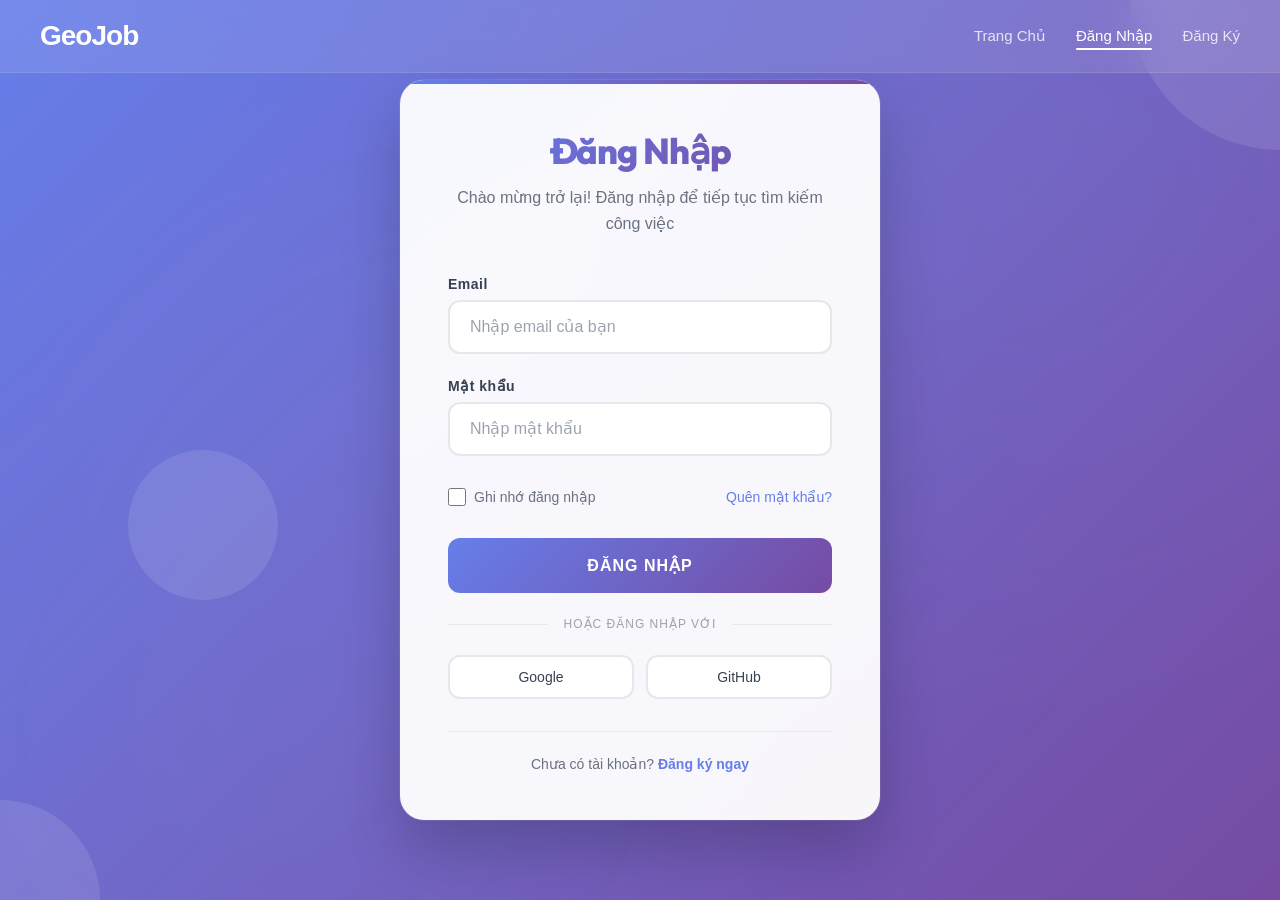
<file: html/admin-dashboard.html>
<!DOCTYPE html>
<html lang="vi">
<head>
<meta charset="utf-8" />
<meta name="viewport" content="width=device-width, initial-scale=1" />
<title>Admin Dashboard - GeoJob</title>
<link rel="stylesheet" href="../css/globals.css" />
<link rel="stylesheet" href="../css/style.css" />
</head>
<body>
<div class="tm-kim-vic-lm-qua-bn">
<header class="top-nav-bar">
<div class="container">
<div class="nav-left">
<a href="admin-dashboard.html" class="text">GeoJob Admin</a>
</div>
<nav class="nav-center">
<a class="nav-link active" href="admin-dashboard.html">Dashboard</a>
</nav>
<div class="nav-right">
<button class="button" type="button" onclick="handleLogout()">
<div class="text-4">Đăng Xuất</div>
</button>
</div>
</div>
</header>

<main class="admin-container">
<div class="admin-sidebar">
<div class="admin-user-info">
<div class="admin-avatar">A</div>
<div class="admin-details">
<h3 class="admin-name" id="adminName">Admin</h3>
<p class="admin-email" id="adminEmail">admin@geojob.com</p>
</div>
</div>
<div class="admin-menu">
<a class="admin-menu-item active" href="admin-dashboard.html">
<span class="menu-icon">📊</span><span class="menu-text">Dashboard</span>
</a>
</div>
</div>

<div class="admin-content">
<div class="admin-header">
<h1 class="admin-title">Dashboard Quản Trị</h1>
<p class="admin-subtitle">Tổng quan hệ thống GeoJob</p>
</div>

<div class="stats-grid" id="statsGrid">
<div class="stat-card"><div class="stat-icon">👥</div><div class="stat-info"><h3 class="stat-number" id="statUsers">--</h3><p class="stat-label">Người Dùng</p></div></div>
<div class="stat-card"><div class="stat-icon">💼</div><div class="stat-info"><h3 class="stat-number" id="statJobs">--</h3><p class="stat-label">Công Việc</p></div></div>
<div class="stat-card"><div class="stat-icon">📝</div><div class="stat-info"><h3 class="stat-number" id="statApps">--</h3><p class="stat-label">Đơn Ứng Tuyển</p></div></div>
<div class="stat-card"><div class="stat-icon">✅</div><div class="stat-info"><h3 class="stat-number" id="statActive">--</h3><p class="stat-label">Việc Đang Tuyển</p></div></div>
</div>

<div class="admin-section">
<h2 class="section-title">Ứng Tuyển Gần Đây</h2>
<div class="activity-list" id="recentApps"><p style="color:#6b7280;padding:16px;">Đang tải...</p></div>
</div>

<div class="admin-section">
<h2 class="section-title">Người Dùng Mới</h2>
<div class="activity-list" id="recentUsers"><p style="color:#6b7280;padding:16px;">Đang tải...</p></div>
</div>
</div>
</main>
</div>

<style>
.admin-container{display:flex;min-height:calc(100vh - 73px);background:#f8f9ff}
.admin-sidebar{width:280px;background:#fff;border-right:1px solid #e2e8f0;padding:24px;flex-shrink:0}
.admin-user-info{display:flex;align-items:center;gap:16px;padding-bottom:24px;border-bottom:1px solid #e2e8f0;margin-bottom:24px}
.admin-avatar{width:48px;height:48px;border-radius:50%;background:linear-gradient(135deg,#667eea,#764ba2);display:flex;align-items:center;justify-content:center;color:#fff;font-size:20px;font-weight:700}
.admin-details h3{font-size:16px;font-weight:600;color:#1a1a2e;margin:0 0 4px}
.admin-details p{font-size:14px;color:#6b7280;margin:0}
.admin-menu{display:flex;flex-direction:column;gap:8px}
.admin-menu-item{display:flex;align-items:center;gap:12px;padding:12px 16px;border-radius:8px;text-decoration:none;color:#6b7280;transition:all .2s}
.admin-menu-item:hover{background:#f3f4f6;color:#1a1a2e}
.admin-menu-item.active{background:linear-gradient(135deg,#667eea,#764ba2);color:#fff}
.menu-icon{font-size:20px}.menu-text{font-size:14px;font-weight:500}
.admin-content{flex:1;padding:32px;overflow-y:auto}
.admin-header{margin-bottom:32px}
.admin-title{font-size:28px;font-weight:700;color:#1a1a2e;margin:0 0 8px}
.admin-subtitle{font-size:16px;color:#6b7280;margin:0}
.stats-grid{display:grid;grid-template-columns:repeat(auto-fit,minmax(200px,1fr));gap:20px;margin-bottom:32px}
.stat-card{background:#fff;border-radius:12px;padding:24px;box-shadow:0 2px 8px rgba(0,0,0,.05);display:flex;align-items:center;gap:16px}
.stat-icon{font-size:32px}
.stat-number{font-size:24px;font-weight:700;color:#1a1a2e;margin:0 0 4px}
.stat-label{font-size:14px;color:#6b7280;margin:0}
.admin-section{background:#fff;border-radius:12px;padding:24px;box-shadow:0 2px 8px rgba(0,0,0,.05);margin-bottom:24px}
.section-title{font-size:20px;font-weight:600;color:#1a1a2e;margin:0 0 20px}
.activity-list{display:flex;flex-direction:column;gap:12px}
.activity-item{display:flex;align-items:center;gap:16px;padding:16px;border-radius:8px;background:#f9fafb}
.activity-icon{font-size:24px}
.activity-text{font-size:14px;color:#374151;margin:0 0 4px}
.activity-time{font-size:12px;color:#9ca3af;margin:0}
@media(max-width:768px){.admin-container{flex-direction:column}.admin-sidebar{width:100%;padding:16px}.admin-content{padding:16px}}
</style>

<script src="../js/api.js"></script>
<script>
document.addEventListener('DOMContentLoaded', async function() {
  if (!TokenService.isLoggedIn()) {
    window.location.href = 'login.html';
    return;
  }

  const role = localStorage.getItem('userRole');
  if (role !== 'admin') {
    UIHelpers.showToast('Bạn không có quyền truy cập', 'error');
    window.location.href = 'user-dashboard.html';
    return;
  }

  document.getElementById('adminEmail').textContent = localStorage.getItem('userEmail') || '';
  document.getElementById('adminName').textContent = localStorage.getItem('userName') || 'Admin';

  try {
    const stats = await ApiService.getAdminStats();
    document.getElementById('statUsers').textContent = stats.total_users || 0;
    document.getElementById('statJobs').textContent = stats.total_jobs || 0;
    document.getElementById('statApps').textContent = stats.total_applications || 0;
    document.getElementById('statActive').textContent = stats.active_jobs || 0;

    const appsContainer = document.getElementById('recentApps');
    if (stats.recent_applications && stats.recent_applications.length > 0) {
      appsContainer.innerHTML = stats.recent_applications.map(a => `
        <div class="activity-item">
          <div class="activity-icon">📝</div>
          <div class="activity-content">
            <p class="activity-text"><strong>${a.user_name}</strong> ứng tuyển <strong>${a.job_title}</strong></p>
            <p class="activity-time">${a.status} • ${new Date(a.applied_at).toLocaleDateString('vi-VN')}</p>
          </div>
        </div>
      `).join('');
    } else {
      appsContainer.innerHTML = '<p style="color:#6b7280;padding:8px;">Chưa có đơn ứng tuyển</p>';
    }

    const usersContainer = document.getElementById('recentUsers');
    if (stats.recent_users && stats.recent_users.length > 0) {
      usersContainer.innerHTML = stats.recent_users.map(u => `
        <div class="activity-item">
          <div class="activity-icon">👤</div>
          <div class="activity-content">
            <p class="activity-text"><strong>${u.fullname}</strong> - ${u.email}</p>
            <p class="activity-time">${u.role} • ${new Date(u.created_at).toLocaleDateString('vi-VN')}</p>
          </div>
        </div>
      `).join('');
    } else {
      usersContainer.innerHTML = '<p style="color:#6b7280;padding:8px;">Chưa có người dùng</p>';
    }
  } catch (err) {
    console.error('Admin stats error:', err);
    UIHelpers.showToast('Lỗi tải thống kê', 'error');
  }
});

function handleLogout() {
  if (confirm('Bạn có chắc muốn đăng xuất?')) {
    TokenService.removeToken();
    localStorage.clear();
    window.location.href = 'login.html';
  }
}
</script>
</body>
</html>
</file>
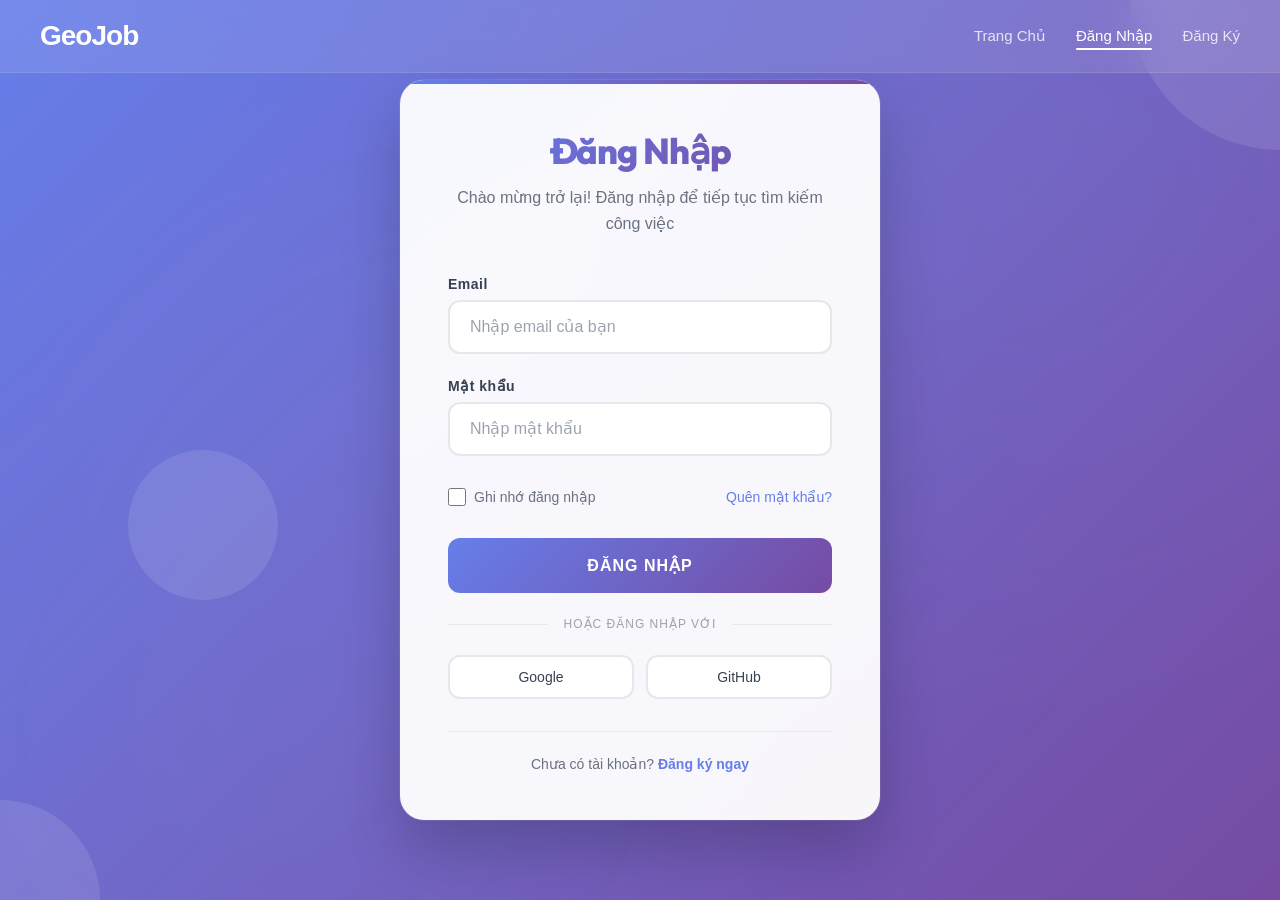
<file: html/admin-jobs.html>
<!DOCTYPE html>
<html lang="vi">
<head>
<meta charset="utf-8" />
<meta name="viewport" content="width=device-width, initial-scale=1" />
<title>Quản Lý Công Việc - GeoJob Admin</title>
<link rel="stylesheet" href="../css/globals.css" />
<link rel="stylesheet" href="../css/style.css" />
</head>
<body>
<div class="tm-kim-vic-lm-qua-bn">
<header class="top-nav-bar">
<div class="container">
<div class="nav-left">
<a href="admin-dashboard.html" class="text">GeoJob Admin</a>
</div>
<nav class="nav-center">
<a class="nav-link" href="admin-dashboard.html">Dashboard</a>
<a class="nav-link active" href="admin-jobs.html">Công Việc</a>
</nav>
<div class="nav-right">
<button class="button" onclick="handleLogout()">Đăng Xuất</button>
</div>
</div>
</header>

<main class="admin-container">
<div class="admin-sidebar">
<div class="admin-menu">
<a class="admin-menu-item" href="admin-dashboard.html">📊 Dashboard</a>
<a class="admin-menu-item active" href="admin-jobs.html">💼 Công Việc</a>
</div>
</div>

<div class="admin-content">
<div class="admin-header">
<h1 class="admin-title">Quản Lý Công Việc</h1>
<p class="admin-subtitle">Danh sách các tin tuyển dụng trên hệ thống</p>
</div>

<div class="admin-section">
<table style="width: 100%; border-collapse: collapse; margin-top: 20px;">
<thead>
<tr style="background: #f3f4f6; text-align: left;">
<th style="padding: 12px; border-bottom: 2px solid #e2e8f0;">ID</th>
<th style="padding: 12px; border-bottom: 2px solid #e2e8f0;">Tiêu đề</th>
<th style="padding: 12px; border-bottom: 2px solid #e2e8f0;">Công ty</th>
<th style="padding: 12px; border-bottom: 2px solid #e2e8f0;">Lương</th>
<th style="padding: 12px; border-bottom: 2px solid #e2e8f0;">Thao tác</th>
</tr>
</thead>
<tbody id="jobTableBody">
<!-- Data will be loaded here -->
</tbody>
</table>
</div>
</div>
</main>
</div>

<script src="../js/api.js"></script>
<script>
document.addEventListener('DOMContentLoaded', async function() {
    if (localStorage.getItem('userRole') !== 'admin') { window.location.href = 'login.html'; return; }
    loadJobs();
});

async function loadJobs() {
    try {
        const jobs = await ApiService.getJobs();
        const tbody = document.getElementById('jobTableBody');
        tbody.innerHTML = jobs.map(j => `
            <tr>
                <td style="padding: 12px; border-bottom: 1px solid #eee;">${j.id}</td>
                <td style="padding: 12px; border-bottom: 1px solid #eee;"><strong>${j.title}</strong></td>
                <td style="padding: 12px; border-bottom: 1px solid #eee;">${j.company}</td>
                <td style="padding: 12px; border-bottom: 1px solid #eee; color: #10b981; font-weight: 600;">${j.salary}</td>
                <td style="padding: 12px; border-bottom: 1px solid #eee;">
                    <button onclick="deleteJob(${j.id})" style="background: #ef4444; color: white; border: none; padding: 6px 12px; border-radius: 4px; cursor: pointer;">Xóa</button>
                </td>
            </tr>
        `).join('');
    } catch (err) {
        UIHelpers.showToast('Lỗi tải danh sách công việc', 'error');
    }
}

async function deleteJob(id) {
    if (confirm('Bạn có chắc chắn muốn xóa công việc này?')) {
        try {
            await ApiService.deleteJob(id);
            UIHelpers.showToast('Đã xóa thành công', 'success');
            loadJobs();
        } catch (err) {
            UIHelpers.showToast('Lỗi khi xóa', 'error');
        }
    }
}

function handleLogout() {
    TokenService.removeToken();
    localStorage.clear();
    window.location.href = 'login.html';
}
</script>
</body>
</html>
</file>
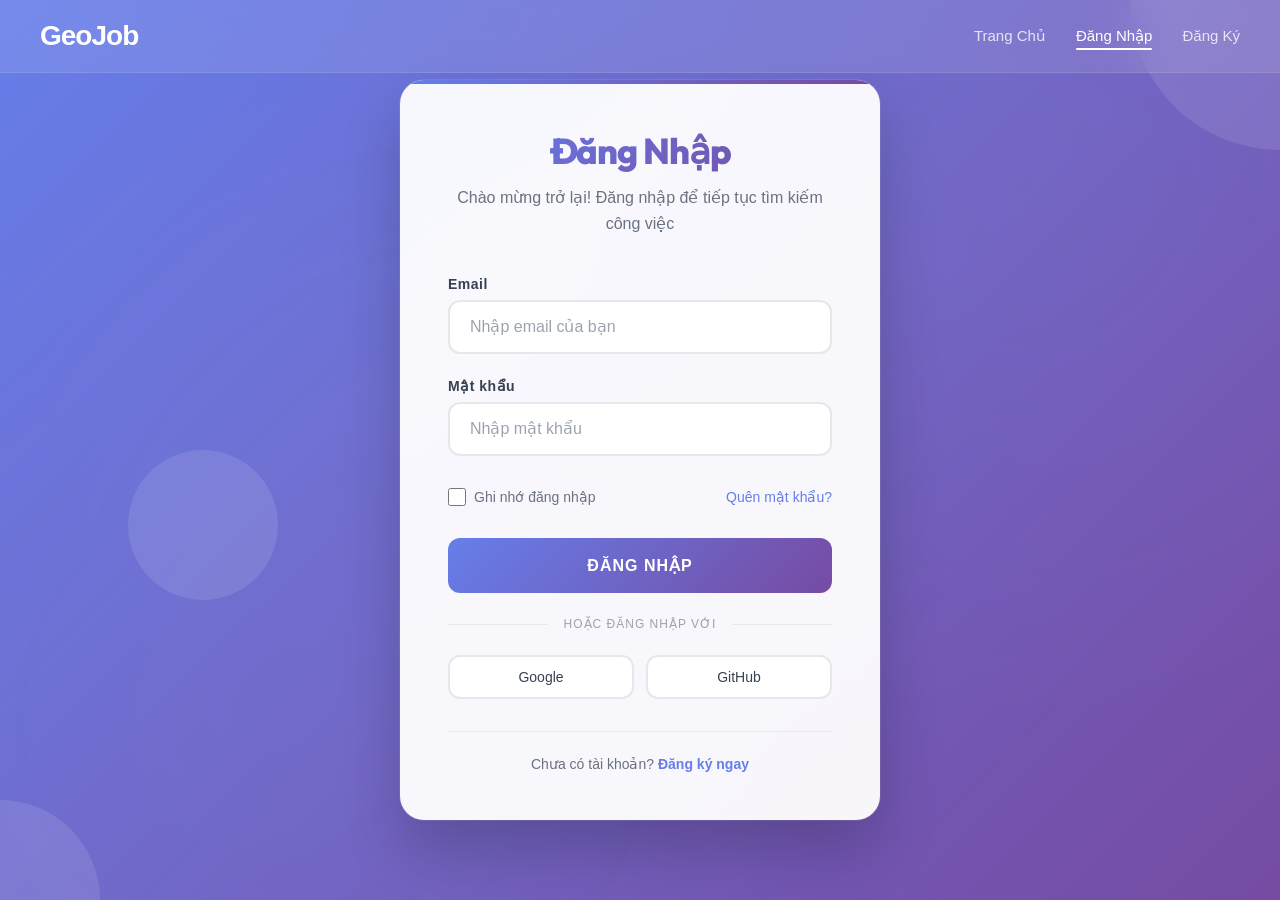
<file: html/admin-users.html>
<!DOCTYPE html>
<html lang="vi">
<head>
<meta charset="utf-8" />
<meta name="viewport" content="width=device-width, initial-scale=1" />
<title>Quản Lý Người Dùng - GeoJob Admin</title>
<link rel="stylesheet" href="../css/globals.css" />
<link rel="stylesheet" href="../css/style.css" />
</head>
<body>
<div class="tm-kim-vic-lm-qua-bn">
<header class="top-nav-bar">
<div class="container">
<div class="nav-left">
<a href="admin-dashboard.html" class="text">GeoJob Admin</a>
</div>
<nav class="nav-center">
<a class="nav-link" href="admin-dashboard.html">Dashboard</a>
<a class="nav-link active" href="admin-users.html">Người Dùng</a>
</nav>
<div class="nav-right">
<button class="button" onclick="handleLogout()">Đăng Xuất</button>
</div>
</div>
</header>

<main class="admin-container">
<div class="admin-sidebar">
<div class="admin-menu">
<a class="admin-menu-item" href="admin-dashboard.html">📊 Dashboard</a>
<a class="admin-menu-item active" href="admin-users.html">👥 Người Dùng</a>
</div>
</div>

<div class="admin-content">
<div class="admin-header">
<h1 class="admin-title">Quản Lý Người Dùng</h1>
<p class="admin-subtitle">Danh sách tài khoản trên hệ thống</p>
</div>

<div class="admin-section">
<table style="width: 100%; border-collapse: collapse; margin-top: 20px;">
<thead>
<tr style="background: #f3f4f6; text-align: left;">
<th style="padding: 12px; border-bottom: 2px solid #e2e8f0;">ID</th>
<th style="padding: 12px; border-bottom: 2px solid #e2e8f0;">Họ Tên</th>
<th style="padding: 12px; border-bottom: 2px solid #e2e8f0;">Email</th>
<th style="padding: 12px; border-bottom: 2px solid #e2e8f0;">Vai Trò</th>
<th style="padding: 12px; border-bottom: 2px solid #e2e8f0;">Ngày Tạo</th>
</tr>
</thead>
<tbody id="userTableBody">
<!-- Data will be loaded here -->
</tbody>
</table>
</div>
</div>
</main>
</div>

<script src="../js/api.js"></script>
<script>
document.addEventListener('DOMContentLoaded', async function() {
    if (localStorage.getItem('userRole') !== 'admin') { window.location.href = 'login.html'; return; }
    
    try {
        const users = await ApiService._request('/users');
        const tbody = document.getElementById('userTableBody');
        tbody.innerHTML = users.map(u => `
            <tr>
                <td style="padding: 12px; border-bottom: 1px solid #eee;">${u.id}</td>
                <td style="padding: 12px; border-bottom: 1px solid #eee;">${u.fullname}</td>
                <td style="padding: 12px; border-bottom: 1px solid #eee;">${u.email}</td>
                <td style="padding: 12px; border-bottom: 1px solid #eee;"><span style="padding: 4px 8px; background: #eef2ff; color: #4f46e5; border-radius: 4px; font-size: 12px;">${u.role}</span></td>
                <td style="padding: 12px; border-bottom: 1px solid #eee;">${new Date(u.created_at).toLocaleDateString('vi-VN')}</td>
            </tr>
        `).join('');
    } catch (err) {
        UIHelpers.showToast('Lỗi tải danh sách người dùng', 'error');
    }
});

function handleLogout() {
    TokenService.removeToken();
    localStorage.clear();
    window.location.href = 'login.html';
}
</script>
</body>
</html>
</file>
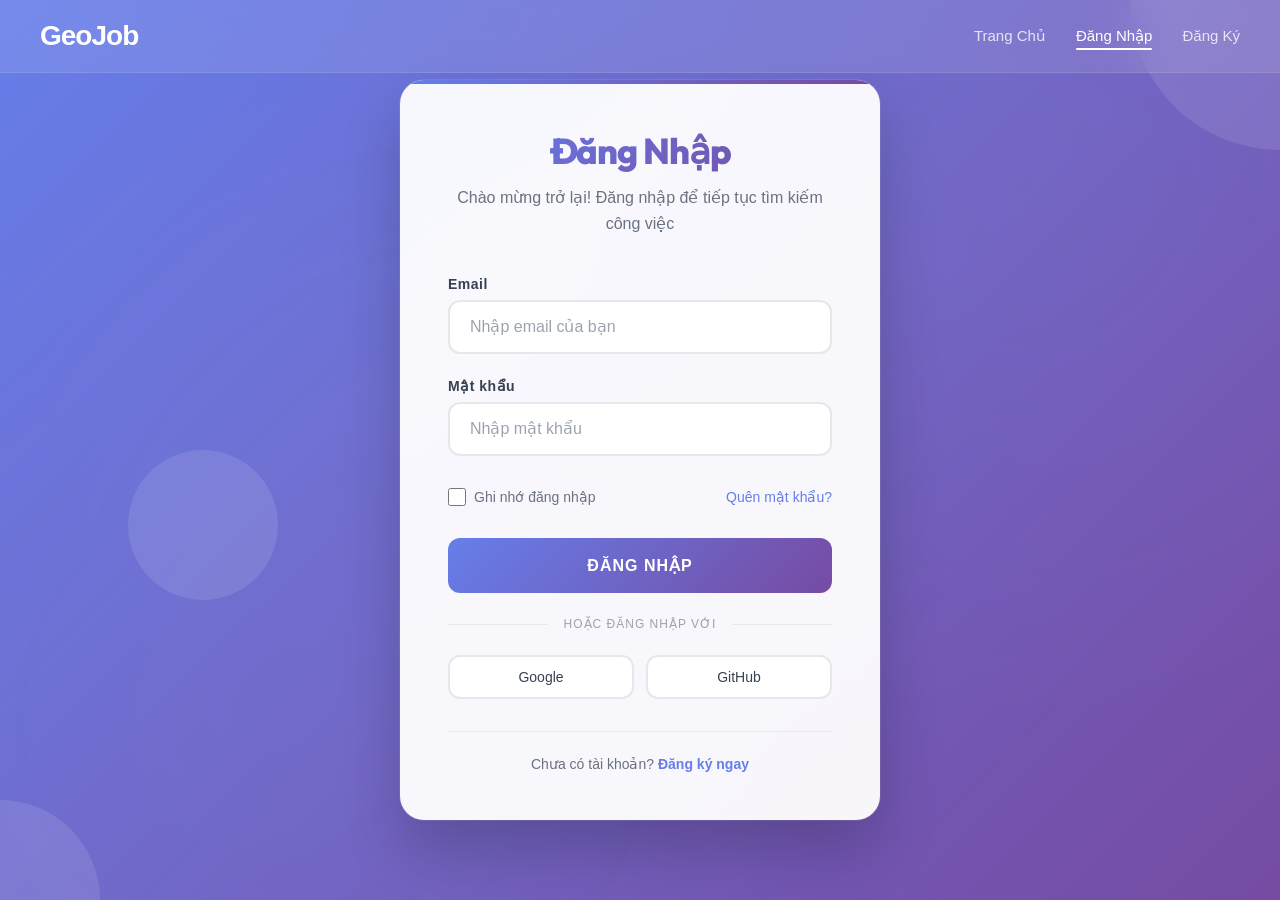
<file: html/employer-dashboard.html>
<!DOCTYPE html>
<html lang="vi">
<head>
<meta charset="utf-8" />
<meta name="viewport" content="width=device-width, initial-scale=1" />
<title>Employer Dashboard - GeoJob</title>
<link rel="stylesheet" href="../css/globals.css" />
<link rel="stylesheet" href="../css/style.css" />
<style>
.employer-dashboard {
  min-height: 100vh;
  background: #f8fafc;
}

.dashboard-header {
  background: white;
  padding: 0;
  border-bottom: 1px solid #e2e8f0;
}

.dashboard-content {
  max-width: 1400px;
  margin: 0 auto;
  padding: 32px 24px;
}

.stats-grid {
  display: grid;
  grid-template-columns: repeat(auto-fit, minmax(250px, 1fr));
  gap: 20px;
  margin-bottom: 32px;
}

.stat-card {
  background: white;
  padding: 24px;
  border-radius: 12px;
  box-shadow: 0 1px 3px rgba(0,0,0,0.1);
}

.stat-card h3 {
  font-size: 14px;
  color: #64748b;
  margin: 0 0 8px 0;
}

.stat-card .value {
  font-size: 32px;
  font-weight: 700;
  color: #0f172a;
  margin: 0;
}

.section-card {
  background: white;
  border-radius: 12px;
  padding: 24px;
  margin-bottom: 24px;
  box-shadow: 0 1px 3px rgba(0,0,0,0.1);
}

.section-header {
  display: flex;
  justify-content: space-between;
  align-items: center;
  margin-bottom: 20px;
}

.section-header h2 {
  font-size: 20px;
  margin: 0;
}

.btn {
  padding: 10px 20px;
  border-radius: 8px;
  border: none;
  cursor: pointer;
  font-weight: 600;
  font-size: 14px;
  transition: all 0.2s;
}

.btn-primary {
  background: var(--primary, #4F46E5);
  color: white;
}

.btn-primary:hover {
  background: #4338ca;
}

.btn-secondary {
  background: #f1f5f9;
  color: #475569;
}

.btn-secondary:hover {
  background: #e2e8f0;
}

.job-list-item {
  padding: 16px;
  border: 1px solid #e2e8f0;
  border-radius: 8px;
  margin-bottom: 12px;
  display: flex;
  justify-content: space-between;
  align-items: center;
}

.job-info h3 {
  margin: 0 0 8px 0;
  font-size: 16px;
}

.job-info p {
  margin: 4px 0;
  font-size: 14px;
  color: #64748b;
}

.job-actions {
  display: flex;
  gap: 8px;
}

.badge {
  display: inline-block;
  padding: 4px 12px;
  border-radius: 12px;
  font-size: 12px;
  font-weight: 600;
}

.badge-success {
  background: #dcfce7;
  color: #166534;
}

.badge-warning {
  background: #fef3c7;
  color: #92400e;
}

.badge-info {
  background: #dbeafe;
  color: #1e40af;
}

.applicant-card {
  border: 1px solid #e2e8f0;
  border-radius: 8px;
  padding: 16px;
  margin-bottom: 12px;
}

.applicant-header {
  display: flex;
  justify-content: space-between;
  align-items: start;
  margin-bottom: 12px;
}

.applicant-info h4 {
  margin: 0 0 4px 0;
  font-size: 16px;
}

.applicant-info p {
  margin: 2px 0;
  font-size: 14px;
  color: #64748b;
}

.rating {
  color: #fbbf24;
  font-size: 14px;
}

.applicant-actions {
  display: flex;
  gap: 8px;
}

.btn-sm {
  padding: 6px 12px;
  font-size: 13px;
}

.btn-success {
  background: #10b981;
  color: white;
}

.btn-danger {
  background: #ef4444;
  color: white;
}

.modal {
  display: none;
  position: fixed;
  top: 0;
  left: 0;
  width: 100%;
  height: 100%;
  background: rgba(0,0,0,0.5);
  z-index: 1000;
  align-items: center;
  justify-content: center;
}

.modal.active {
  display: flex;
}

.modal-content {
  background: white;
  border-radius: 12px;
  padding: 24px;
  max-width: 600px;
  width: 90%;
  max-height: 80vh;
  overflow-y: auto;
}

.modal-header {
  display: flex;
  justify-content: space-between;
  align-items: center;
  margin-bottom: 20px;
}

.modal-header h2 {
  margin: 0;
  font-size: 20px;
}

.close-btn {
  background: none;
  border: none;
  font-size: 24px;
  cursor: pointer;
  color: #64748b;
}

.form-group {
  margin-bottom: 16px;
}

.form-group label {
  display: block;
  margin-bottom: 8px;
  font-weight: 600;
  font-size: 14px;
}

.form-group input,
.form-group textarea,
.form-group select {
  width: 100%;
  padding: 10px;
  border: 1px solid #e2e8f0;
  border-radius: 8px;
  font-size: 14px;
  font-family: inherit;
}

.form-group textarea {
  min-height: 100px;
  resize: vertical;
}

.suggestion-item:hover {
  background-color: #f8fafc;
}
</style>
</head>
<body class="employer-dashboard">
    <header class="dashboard-header">
      <div style="max-width: 1400px; margin: 0 auto; display: flex; justify-content: space-between; align-items: center; height: 72px; padding: 0 24px;">
        <div class="nav-left">
          <a href="employer-dashboard.html" class="text" style="font-size: 24px; font-weight: 800; color: var(--primary, #4F46E5); text-decoration: none;">GeoJob</a>
        </div>
        <div class="nav-right" style="display: flex; gap: 16px; align-items: center;">
          <a href="index.html" class="nav-link" style="text-decoration: none; color: #475569; font-weight: 600; font-size: 14px;">Trang chủ</a>
          <div style="display: flex; align-items: center; gap: 12px; padding-left: 16px; border-left: 1px solid #e2e8f0;">
            <div id="userAvatar" style="width: 36px; height: 36px; border-radius: 50%; background: var(--primary, #4F46E5); color: white; display: flex; align-items: center; justify-content: center; font-weight: bold; font-size: 14px;">E</div>
            <span id="companyNameDisplay" style="font-weight: 600; color: #1e293b; font-size: 14px;">Loading...</span>
            <button class="btn btn-secondary btn-sm" onclick="handleLogout()" style="margin-left: 8px;">Đăng xuất</button>
          </div>
        </div>
      </div>
    </header>

    <div class="dashboard-content">
      <div style="margin-bottom: 32px;">
        <h1 style="margin: 0 0 4px 0; font-size: 28px; font-weight: 800; color: #0f172a;">Employer Dashboard</h1>
        <p style="margin: 0; color: #64748b;" id="companySubtitle">Quản lý tin tuyển dụng và ứng viên của bạn</p>
      </div>

      <!-- Stats -->
      <div class="stats-grid">
        <div class="stat-card">
          <div style="display: flex; justify-content: space-between; align-items: flex-start; margin-bottom: 12px;">
            <h3 style="margin: 0; font-size: 13px; font-weight: 600; color: #64748b; text-transform: uppercase; letter-spacing: 0.5px;">Tổng công việc</h3>
            <span style="font-size: 20px;">💼</span>
          </div>
          <p class="value" id="totalJobs">0</p>
        </div>
        <div class="stat-card">
          <div style="display: flex; justify-content: space-between; align-items: flex-start; margin-bottom: 12px;">
            <h3 style="margin: 0; font-size: 13px; font-weight: 600; color: #64748b; text-transform: uppercase; letter-spacing: 0.5px;">Đơn ứng tuyển</h3>
            <span style="font-size: 20px;">📝</span>
          </div>
          <p class="value" id="totalApplications">0</p>
        </div>
        <div class="stat-card">
          <div style="display: flex; justify-content: space-between; align-items: flex-start; margin-bottom: 12px;">
            <h3 style="margin: 0; font-size: 13px; font-weight: 600; color: #64748b; text-transform: uppercase; letter-spacing: 0.5px;">Đang chờ duyệt</h3>
            <span style="font-size: 20px;">⏳</span>
          </div>
          <p class="value" id="pendingApplications">0</p>
        </div>
        <div class="stat-card">
          <div style="display: flex; justify-content: space-between; align-items: flex-start; margin-bottom: 12px;">
            <h3 style="margin: 0; font-size: 13px; font-weight: 600; color: #64748b; text-transform: uppercase; letter-spacing: 0.5px;">Đã chấp nhận</h3>
            <span style="font-size: 20px;">✅</span>
          </div>
          <p class="value" id="acceptedApplications">0</p>
        </div>
      </div>

      <!-- My Jobs -->
      <div class="section-card">
        <div class="section-header">
          <h2 style="font-weight: 700; color: #1e293b;">Công việc của tôi</h2>
          <button class="btn btn-primary" onclick="openCreateJobModal()" style="display: flex; align-items: center; gap: 8px; padding: 12px 24px; border-radius: 10px; box-shadow: 0 4px 12px rgba(79, 70, 229, 0.25);">
            <span style="font-size: 18px;">+</span> Đăng tin mới
          </button>
        </div>
        <div id="jobsList">
          <p style="text-align: center; color: #64748b; padding: 40px 0;">Đang tải dữ liệu...</p>
        </div>
      </div>
    </div>

  <!-- Modal: Create Job -->
  <div class="modal" id="createJobModal">
    <div class="modal-content" style="padding: 0; overflow-y: auto; border-radius: 20px; max-height: 90vh;">
      <div class="modal-header" style="padding: 24px; border-bottom: 1px solid #f1f5f9; background: #fff; position: sticky; top: 0; z-index: 10;">
        <h2 style="font-weight: 800; color: #1e293b;">Đăng tin tuyển dụng</h2>
        <button class="close-btn" onclick="closeModal('createJobModal')">&times;</button>
      </div>
      <form id="createJobForm" onsubmit="handleCreateJob(event)" style="padding: 24px;">
        <div style="display: grid; grid-template-columns: 1fr 1fr; gap: 20px; margin-bottom: 20px;">
          <div class="form-group" style="margin: 0;">
            <label>Tiêu đề công việc *</label>
            <input type="text" name="title" placeholder="VD: Kế toán tổng hợp" required />
          </div>
          <div class="form-group" style="margin: 0;">
            <label>Công ty *</label>
            <input type="text" name="company" placeholder="Tên doanh nghiệp của bạn" required />
          </div>
        </div>

        <div class="form-group">
          <label>Mô tả công việc *</label>
          <textarea name="description" placeholder="Chi tiết công việc, quyền lợi..." required></textarea>
        </div>

        <div class="form-group">
          <label>Yêu cầu</label>
          <textarea name="requirements" placeholder="Kinh nghiệm, kỹ năng cần có..."></textarea>
        </div>

        <div style="display: grid; grid-template-columns: 1fr 1fr; gap: 20px; margin-bottom: 20px;">
          <div class="form-group" style="margin: 0;">
            <label>Loại công việc *</label>
            <select name="job_type" required>
              <option value="full-time">Full-time</option>
              <option value="part-time">Part-time</option>
              <option value="freelance">Freelance</option>
            </select>
          </div>
          <div class="form-group" style="margin: 0;">
            <label>Mức lương *</label>
            <input type="text" name="salary" placeholder="VD: 10-15 triệu" required />
          </div>
        </div>

        <div class="form-group" style="position: relative;">
          <label>Địa chỉ làm việc * (Chọn từ gợi ý để có tọa độ chính xác)</label>
          <div style="display: flex; gap: 8px;">
            <input type="text" id="addressInput" name="address" placeholder="Nhập địa chỉ công ty..." autocomplete="off" required style="flex: 1;" />
          </div>
          <div id="addressSuggestions" style="display: none; position: absolute; top: 100%; left: 0; right: 0; background: white; border: 1px solid #e2e8f0; border-radius: 8px; box-shadow: 0 10px 25px rgba(0,0,0,0.1); z-index: 100; max-height: 200px; overflow-y: auto;">
          </div>
          <input type="hidden" id="gpsLat" name="gps_lat" value="16.0544" />
          <input type="hidden" id="gpsLng" name="gps_lng" value="108.2022" />
        </div>

        <div class="form-group">
          <label>Kỹ năng (phân cách bằng dấu phẩy)</label>
          <input type="text" name="skills" placeholder="VD: Excel, Tiếng Anh, Giao tiếp" />
        </div>

        <div style="display: flex; gap: 12px; justify-content: flex-end; margin-top: 32px; padding-top: 24px; border-top: 1px solid #f1f5f9;">
          <button type="button" class="btn btn-secondary" onclick="closeModal('createJobModal')" style="padding: 12px 24px;">Hủy bỏ</button>
          <button type="submit" class="btn btn-primary" id="submitBtn" style="padding: 12px 32px; font-weight: 700;">Đăng tin ngay</button>
        </div>
      </form>
    </div>
  </div>

  <!-- Modal: View Applicants -->
  <div class="modal" id="applicantsModal">
    <div class="modal-content" style="max-width: 800px;">
      <div class="modal-header">
        <h2>Danh sách ứng viên</h2>
        <button class="close-btn" onclick="closeModal('applicantsModal')">&times;</button>
      </div>
      <div id="applicantsList">
        <p style="text-align: center; color: #64748b;">Đang tải...</p>
      </div>
    </div>
  </div>

  <!-- Modal: Find Candidates -->
  <div class="modal" id="findCandidatesModal">
    <div class="modal-content" style="max-width: 800px;">
      <div class="modal-header">
        <h2>Ứng viên phù hợp</h2>
        <button class="close-btn" onclick="closeModal('findCandidatesModal')">&times;</button>
      </div>
      <div id="candidatesList">
        <p style="text-align: center; color: #64748b;">Đang tải...</p>
      </div>
    </div>
  </div>

  <script src="../js/api.js"></script>
  <script>
    let currentJobId = null;

    // ==========================================
    // Role Guard & Profile Load
    // ==========================================
    document.addEventListener('DOMContentLoaded', async function () {
      if (!TokenService.isLoggedIn()) {
        window.location.href = 'login.html';
        return;
      }

      try {
        const profile = await ApiService.getProfile();
        if (profile && profile.id) {
          // ROLE GUARD
          if (profile.role !== 'employer') {
            if (profile.role === 'job_seeker') window.location.href = 'user-dashboard.html';
            else if (profile.role === 'admin') window.location.href = 'admin-dashboard.html';
            return;
          }

          localStorage.setItem('userName', profile.fullname || 'Employer');
          localStorage.setItem('userEmail', profile.email);
          localStorage.setItem('userRole', profile.role);
          localStorage.setItem('userId', profile.id);

          loadDashboard();
        }
      } catch (err) {
        console.error('Profile load error:', err);
        if (err.status === 401) handleLogout();
      }
    });

    // ==========================================
    // Location Autocomplete
    // ==========================================
    const addressInput = document.getElementById('addressInput');
    const suggestionsBox = document.getElementById('addressSuggestions');
    let debounceTimer;

    addressInput.addEventListener('input', function() {
      clearTimeout(debounceTimer);
      const query = this.value.trim();
      if (query.length < 3) { suggestionsBox.style.display = 'none'; return; }
      debounceTimer = setTimeout(async () => {
        try {
          const res = await fetch(`https://nominatim.openstreetmap.org/search?format=json&q=${encodeURIComponent(query)}&countrycodes=vn&limit=5`);
          const data = await res.json();
          if (data && data.length > 0) {
            suggestionsBox.innerHTML = data.map(item => `
              <div class="suggestion-item" style="padding:10px; cursor:pointer; border-bottom:1px solid #f1f5f9; font-size:13px;" onclick="selectAddress('${item.display_name.replace(/'/g, "\\'")}', ${item.lat}, ${item.lon})">
                📍 ${item.display_name}
              </div>`).join('');
            suggestionsBox.style.display = 'block';
          } else suggestionsBox.style.display = 'none';
        } catch (err) { console.error(err); }
      }, 500);
    });

    function selectAddress(name, lat, lon) {
      addressInput.value = name;
      document.getElementById('gpsLat').value = lat;
      document.getElementById('gpsLng').value = lon;
      suggestionsBox.style.display = 'none';
    }

    document.addEventListener('click', (e) => {
      if (!addressInput.contains(e.target) && !suggestionsBox.contains(e.target)) suggestionsBox.style.display = 'none';
    });

    // ==========================================
    // Data Loading
    // ==========================================
    async function loadDashboard() {
      const companyName = localStorage.getItem('userName') || 'Doanh nghiệp';
      document.getElementById('companyNameDisplay').textContent = companyName;
      document.getElementById('userAvatar').textContent = companyName.charAt(0).toUpperCase();
      await loadMyJobs();
      await loadStats();
    }

    async function loadMyJobs() {
      try {
        const jobs = await ApiService.getEmployerJobs();
        const container = document.getElementById('jobsList');
        if (!jobs || jobs.length === 0) {
          container.innerHTML = '<p style="text-align:center; padding:40px 0; color:#64748b;">Chưa có công việc nào</p>';
          return;
        }
        container.innerHTML = jobs.map(job => `
          <div class="job-list-item">
            <div class="job-info">
              <h3>${job.title}</h3>
              <p>📍 ${job.address || 'N/A'} | 💰 ${job.salary || 'Thỏa thuận'}</p>
              <p><span class="badge badge-${job.status === 'approved' ? 'success' : 'warning'}">${job.status}</span></p>
            </div>
            <div class="job-actions">
              <button class="btn btn-sm btn-secondary" onclick="viewApplicants(${job.id})">Xem ứng viên</button>
              <button class="btn btn-sm btn-primary" onclick="findCandidates(${job.id})">Tìm ứng viên</button>
            </div>
          </div>`).join('');
      } catch (err) { console.error(err); }
    }

    async function loadStats() {
      try {
        const jobs = await ApiService.getEmployerJobs();
        document.getElementById('totalJobs').textContent = jobs.length;
        let totalApps = 0; let pending = 0; let accepted = 0;
        for (const job of jobs) {
          const data = await ApiService.getJobApplications(job.id);
          if (data && data.applications) {
            totalApps += data.applications.length;
            pending += data.applications.filter(a => a.status === 'pending').length;
            accepted += data.applications.filter(a => a.status === 'accepted').length;
          }
        }
        document.getElementById('totalApplications').textContent = totalApps;
        document.getElementById('pendingApplications').textContent = pending;
        document.getElementById('acceptedApplications').textContent = accepted;
      } catch (err) { console.error(err); }
    }

    async function handleCreateJob(e) {
      e.preventDefault();
      const form = e.target; const formData = new FormData(form);
      const submitBtn = document.getElementById('submitBtn'); submitBtn.disabled = true;
      const jobData = {
        title: formData.get('title'), company: formData.get('company'), description: formData.get('description'),
        requirements: formData.get('requirements') || '', salary: formData.get('salary'),
        address: formData.get('address'), gps_lat: parseFloat(formData.get('gps_lat')), gps_lng: parseFloat(formData.get('gps_lng')),
        skills: formData.get('skills') || '', source: 'employer', status: 'approved', job_type: formData.get('job_type')
      };
      try {
        await ApiService.createJob(jobData);
        alert('Đăng tin thành công!'); closeModal('createJobModal'); form.reset(); loadDashboard();
      } catch (err) { alert(err.message); }
      finally { submitBtn.disabled = false; }
    }

    async function viewApplicants(jobId) {
      currentJobId = jobId; openModal('applicantsModal');
      try {
        const data = await ApiService.getJobApplications(jobId);
        const container = document.getElementById('applicantsList');
        if (!data.applications || data.applications.length === 0) {
          container.innerHTML = '<p style="text-align:center; color:#64748b;">Chưa có ứng viên nào</p>'; return;
        }
        container.innerHTML = data.applications.map(app => `
          <div class="applicant-card">
            <div class="applicant-header">
              <div class="applicant-info">
                <h4>${app.full_name}</h4>
                <p>📧 ${app.email} | 📱 ${app.phone || 'N/A'}</p>
                <p><span class="badge badge-info">${app.status}</span></p>
              </div>
              <div class="applicant-actions">
                ${app.cv_url ? `<a href="${app.cv_url}" target="_blank" class="btn btn-sm btn-secondary">Xem CV</a>` : ''}
                ${app.status === 'pending' ? `
                  <button class="btn btn-sm btn-success" onclick="updateApplicationStatus(${app.application_id}, 'accepted')">Chấp nhận</button>
                  <button class="btn btn-sm btn-danger" onclick="updateApplicationStatus(${app.application_id}, 'rejected')">Từ chối</button>` : ''}
              </div>
            </div>
          </div>`).join('');
      } catch (err) { console.error(err); }
    }

    async function updateApplicationStatus(appId, status) {
      try { await ApiService.updateApplicationStatus(appId, status); alert('Đã cập nhật!'); viewApplicants(currentJobId); loadStats(); }
      catch (err) { alert('Lỗi cập nhật'); }
    }

    async function findCandidates(jobId) {
      currentJobId = jobId; openModal('findCandidatesModal');
      try {
        const data = await ApiService.findMatchingCandidates(jobId);
        const container = document.getElementById('candidatesList');
        if (!data.candidates || data.candidates.length === 0) {
          container.innerHTML = '<p style="text-align:center; color:#64748b;">Không tìm thấy ứng viên phù hợp</p>'; return;
        }
        container.innerHTML = data.candidates.map(c => `
          <div class="applicant-card">
            <h4>${c.name} (${c.match_score}% phù hợp)</h4>
            <p>📧 ${c.email} | 📱 ${c.phone || 'N/A'}</p>
            <p>📍 Cách ${c.distance_km} km</p>
          </div>`).join('');
      } catch (err) { console.error(err); }
    }

    function openCreateJobModal() { openModal('createJobModal'); }
    function openModal(modalId) { document.getElementById(modalId).classList.add('active'); }
    function closeModal(modalId) { document.getElementById(modalId).classList.remove('active'); }
    function handleLogout() {
      if (confirm('Bạn có chắc muốn đăng xuất?')) {
        TokenService.removeToken();
        localStorage.clear();
        window.location.replace('login.html');
      }
    }
  </script>
</body>
</html>
</file>
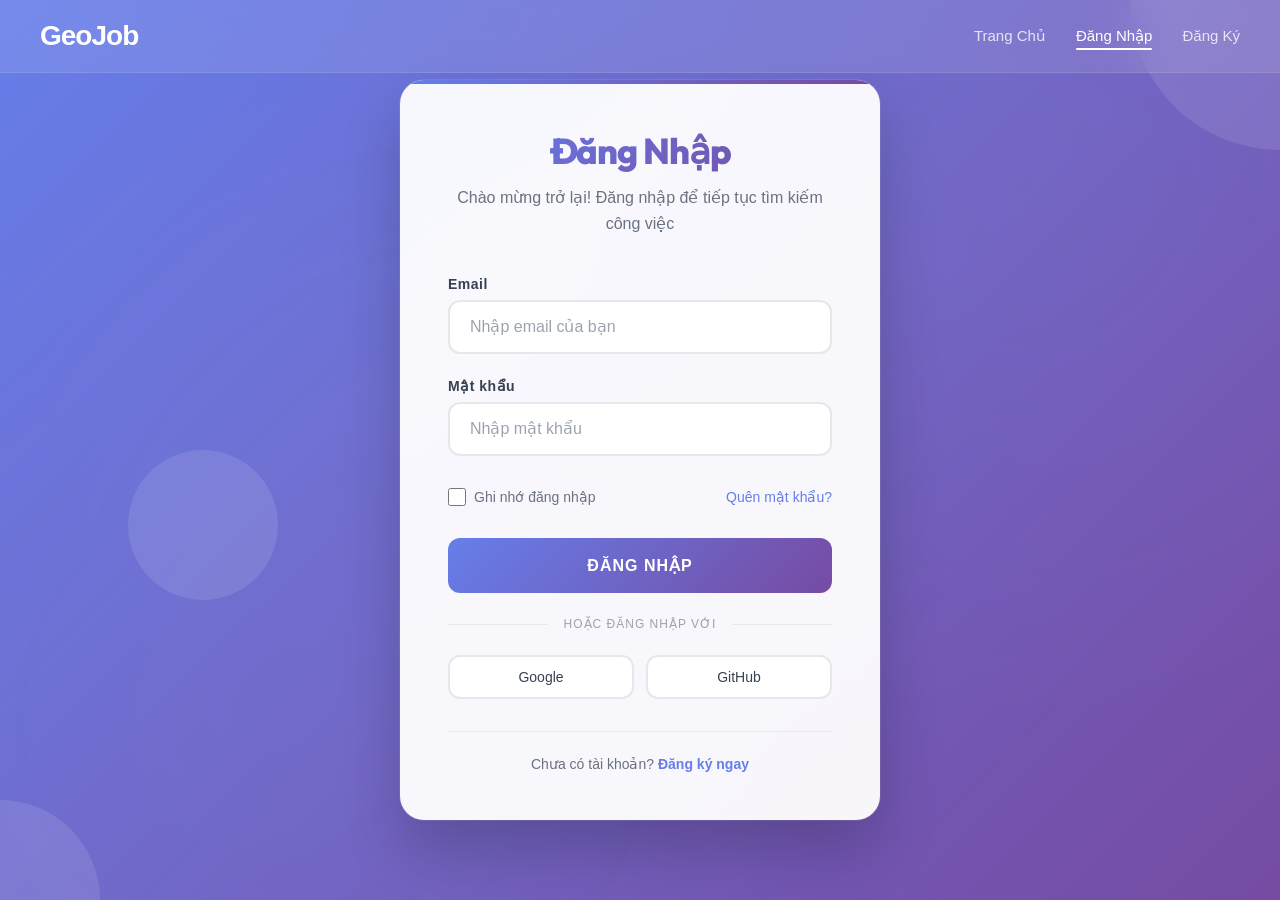
<file: html/login.html>
<!DOCTYPE html>
<html lang="vi">
<head>
<meta charset="utf-8" />
<meta name="viewport" content="width=device-width, initial-scale=1" />
<title>Đăng Nhập - GeoJob</title>
<link rel="stylesheet" href="../css/globals.css" />
<link rel="stylesheet" href="../css/auth.css" />
</head>
<body>
<nav class="auth-nav">
<div class="auth-nav-container">
<a href="index.html" class="auth-logo">GeoJob</a>
<div class="auth-nav-links">
<a href="index.html" class="auth-nav-link">Trang Chủ</a>
<a href="login.html" class="auth-nav-link active">Đăng Nhập</a>
<a href="register.html" class="auth-nav-link">Đăng Ký</a>
</div>
</div>
</nav>

<div class="auth-container">
<div class="auth-bg-pattern"></div>
<div class="auth-bg-shapes">
<div class="auth-shape"></div>
<div class="auth-shape"></div>
<div class="auth-shape"></div>
</div>

<div class="auth-card-wrapper">
<div class="auth-card">
<div class="auth-header">
<h1 class="auth-title">Đăng Nhập</h1>
<p class="auth-subtitle">Chào mừng trở lại! Đăng nhập để tiếp tục tìm kiếm công việc</p>
</div>

<div id="loginError" class="auth-error" style="display: none;"></div>

<form class="auth-form" id="loginForm" onsubmit="handleLogin(event)">
<div class="form-group">
<label class="form-label" for="email">Email</label>
<div class="form-input-wrapper">
<input class="form-input" type="email" id="email" name="email" placeholder="Nhập email của bạn" required aria-required="true" />
</div>
</div>

<div class="form-group">
<label class="form-label" for="password">Mật khẩu</label>
<div class="form-input-wrapper">
<input class="form-input" type="password" id="password" name="password" placeholder="Nhập mật khẩu" required aria-required="true" />
</div>
</div>

<div class="form-options">
<div class="remember-me">
<input type="checkbox" id="remember" name="remember" />
<label for="remember">Ghi nhớ đăng nhập</label>
</div>
<a href="#" class="forgot-password">Quên mật khẩu?</a>
</div>

<button class="auth-submit-btn" type="submit" id="loginBtn">
Đăng Nhập
</button>
</form>

<div class="social-login">
<div class="social-divider">
<span>Hoặc đăng nhập với</span>
</div>
<div class="social-buttons">
<button class="social-btn google" type="button">
<span>Google</span>
</button>
<button class="social-btn github" type="button">
<span>GitHub</span>
</button>
</div>
</div>

<div class="auth-footer">
<p class="auth-footer-text">Chưa có tài khoản? <a href="register.html">Đăng ký ngay</a></p>
</div>
</div>
</div>
</div>

<script src="../js/api.js"></script>
<script>
async function handleLogin(event) {
  event.preventDefault();
  
  const email = document.getElementById('email').value.trim();
  const password = document.getElementById('password').value;
  const loginBtn = document.getElementById('loginBtn');
  const errorDiv = document.getElementById('loginError');
  
  // Basic validation
  if (!email || !password) {
    showError('Vui lòng nhập email và mật khẩu');
    return;
  }
  
  // Disable button, show loading
  loginBtn.disabled = true;
  loginBtn.textContent = 'Đang đăng nhập...';
  errorDiv.style.display = 'none';
  
  try {
    const data = await ApiService.login(email, password);
    
    if (data && data.access_token) {
      // Login thành công - lấy profile để biết role
      const profile = await ApiService.getProfile();
      
      if (profile && profile.id) {
        const normalizedRole = (profile.role || 'user').toLowerCase();
        localStorage.setItem('userEmail', profile.email);
        localStorage.setItem('userName', profile.fullname || email.split('@')[0]);
        localStorage.setItem('userRole', normalizedRole);
        localStorage.setItem('userId', profile.id);
        
        UIHelpers.showToast('Đăng nhập thành công!', 'success');
        
        // Redirect theo role
        setTimeout(() => {
          const userRole = (profile.role || '').toLowerCase();
          if (userRole === 'admin') {
            localStorage.setItem('isAdmin', 'true');
            localStorage.setItem('adminEmail', profile.email);
            window.location.href = 'admin-dashboard.html';
          } else if (userRole === 'employer') {
            window.location.href = 'employer-dashboard.html';
          } else {
            window.location.href = 'user-dashboard.html';
          }
        }, 800);
      }
    } else {
      // Login sai thông tin
      showError(data?.message || 'Email hoặc mật khẩu không đúng');
    }
  } catch (err) {
    console.error('Login error:', err);
    if (err.data && err.data.detail) {
      showError(err.data.detail);
    } else if (err.data && err.data.message) {
      showError(err.data.message);
    } else {
      showError('Không thể kết nối đến server. Vui lòng kiểm tra backend đang chạy.');
    }
  } finally {
    loginBtn.disabled = false;
    loginBtn.textContent = 'Đăng Nhập';
  }
}

function showError(message) {
  const errorDiv = document.getElementById('loginError');
  errorDiv.textContent = message;
  errorDiv.style.display = 'block';
  errorDiv.style.color = '#ef4444';
  errorDiv.style.background = '#fef2f2';
  errorDiv.style.padding = '12px 16px';
  errorDiv.style.borderRadius = '8px';
  errorDiv.style.marginBottom = '16px';
  errorDiv.style.fontSize = '14px';
  errorDiv.style.textAlign = 'center';
  errorDiv.style.border = '1px solid #fecaca';
}

// Nếu đã đăng nhập, redirect
document.addEventListener('DOMContentLoaded', function() {
  if (TokenService.isLoggedIn()) {
    const role = localStorage.getItem('userRole');
    if (role === 'admin') {
      window.location.href = 'admin-dashboard.html';
    } else {
      window.location.href = 'user-dashboard.html';
    }
  }

  // Form validation UX
  const form = document.querySelector('.auth-form');
  const inputs = form.querySelectorAll('.form-input');
  
  inputs.forEach(input => {
    input.addEventListener('input', function() {
      if (this.value.trim()) {
        this.classList.remove('error');
      }
    });
    
    input.addEventListener('blur', function() {
      if (!this.value.trim()) {
        this.classList.add('error');
      }
    });
  });
});
</script>

</body>
</html>
</file>
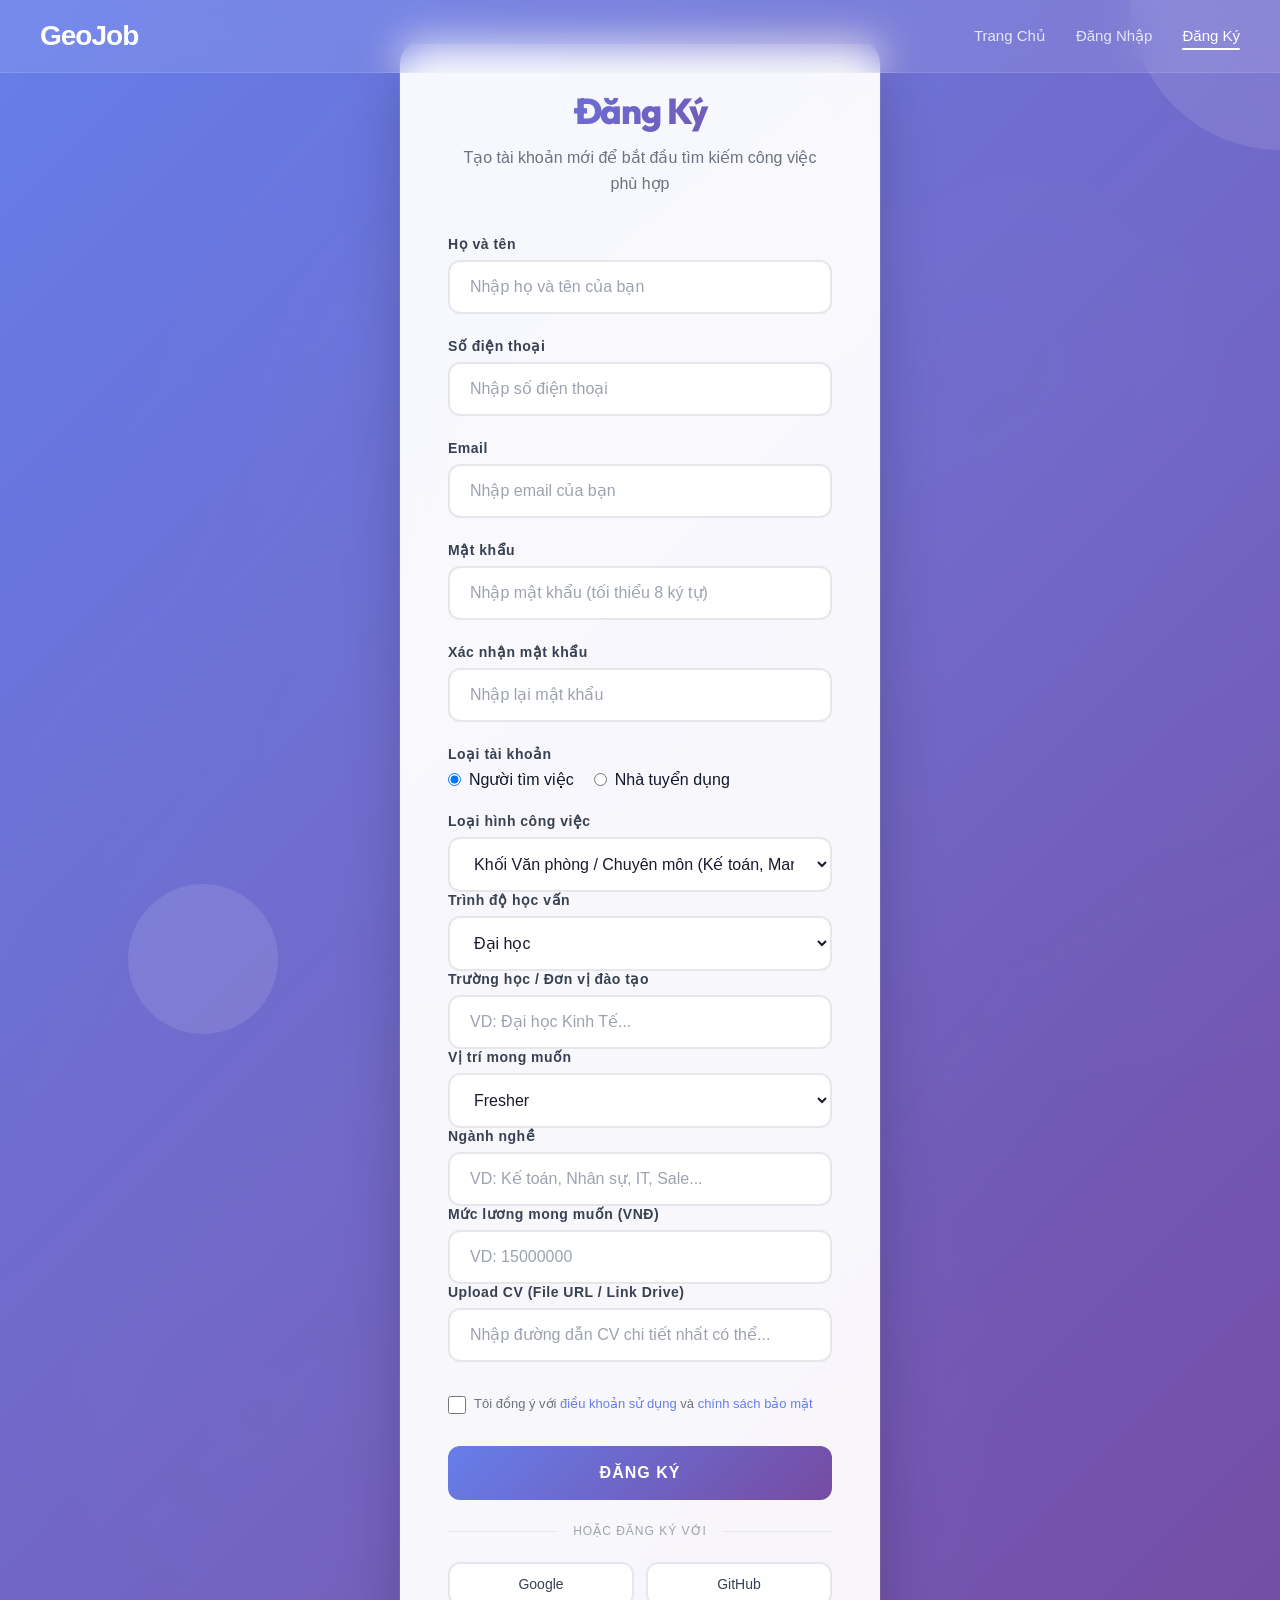
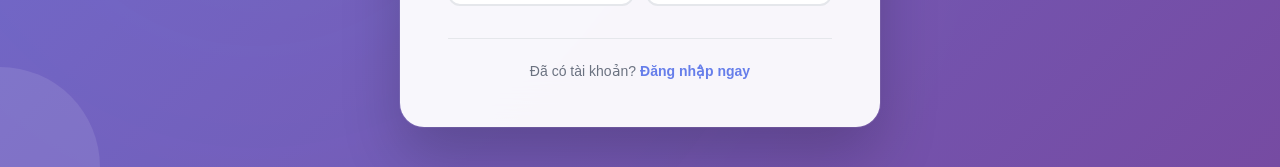
<file: html/register.html>
<!DOCTYPE html>
<html lang="vi">

<head>
  <meta charset="utf-8" />
  <meta name="viewport" content="width=device-width, initial-scale=1" />
  <title>Đăng Ký - GeoJob</title>
  <link rel="stylesheet" href="../css/globals.css" />
  <link rel="stylesheet" href="../css/auth.css" />
</head>

<body>
  <nav class="auth-nav">
    <div class="auth-nav-container">
      <a href="index.html" class="auth-logo">GeoJob</a>
      <div class="auth-nav-links">
        <a href="index.html" class="auth-nav-link">Trang Chủ</a>
        <a href="login.html" class="auth-nav-link">Đăng Nhập</a>
        <a href="register.html" class="auth-nav-link active">Đăng Ký</a>
      </div>
    </div>
  </nav>

  <div class="auth-container">
    <div class="auth-bg-pattern"></div>
    <div class="auth-bg-shapes">
      <div class="auth-shape"></div>
      <div class="auth-shape"></div>
      <div class="auth-shape"></div>
    </div>

    <div class="auth-card-wrapper">
      <div class="auth-card">
        <div class="auth-header">
          <h1 class="auth-title">Đăng Ký</h1>
          <p class="auth-subtitle">Tạo tài khoản mới để bắt đầu tìm kiếm công việc phù hợp</p>
        </div>

        <div id="registerError" class="auth-error" style="display: none;"></div>
        <div id="registerSuccess" class="auth-success" style="display: none;"></div>

        <form class="auth-form" id="registerForm" onsubmit="handleRegister(event)">
          <div class="form-group">
            <label class="form-label" for="fullname">Họ và tên</label>
            <div class="form-input-wrapper">
              <input class="form-input" type="text" id="fullname" name="fullname" placeholder="Nhập họ và tên của bạn"
                required aria-required="true" />
            </div>
          </div>

          <div class="form-group">
            <label class="form-label" for="phone">Số điện thoại</label>
            <div class="form-input-wrapper">
              <input class="form-input" type="tel" id="phone" name="phone" placeholder="Nhập số điện thoại" required
                aria-required="true" />
            </div>
          </div>

          <div class="form-group">
            <label class="form-label" for="email">Email</label>
            <div class="form-input-wrapper">
              <input class="form-input" type="email" id="email" name="email" placeholder="Nhập email của bạn" required
                aria-required="true" />
            </div>
          </div>

          <div class="form-group">
            <label class="form-label" for="password">Mật khẩu</label>
            <div class="form-input-wrapper">
              <input class="form-input" type="password" id="password" name="password"
                placeholder="Nhập mật khẩu (tối thiểu 8 ký tự)" required aria-required="true" />
            </div>
          </div>

          <div class="form-group">
            <label class="form-label" for="confirm-password">Xác nhận mật khẩu</label>
            <div class="form-input-wrapper">
              <input class="form-input" type="password" id="confirm-password" name="confirm-password"
                placeholder="Nhập lại mật khẩu" required aria-required="true" />
            </div>
          </div>

          <div class="form-group">
            <label class="form-label">Loại tài khoản</label>
            <div class="role-selection" style="display: flex; gap: 20px; align-items: center; margin-top: 8px;">
              <label style="display: flex; align-items: center; gap: 8px; cursor: pointer;">
                <input type="radio" name="role" value="job_seeker" checked onchange="toggleRoleForms()" /> Người tìm
                việc
              </label>
              <label style="display: flex; align-items: center; gap: 8px; cursor: pointer;">
                <input type="radio" name="role" value="employer" onchange="toggleRoleForms()" /> Nhà tuyển dụng
              </label>
            </div>
          </div>

          <!-- ======================= Form JOB SEEKER ======================= -->
          <div id="jobSeekerSection">
            <div class="form-group">
              <label class="form-label" for="job_seeker_type">Loại hình công việc</label>
              <div class="form-input-wrapper">
                <select class="form-input" id="job_seeker_type" name="job_seeker_type" onchange="toggleJobSeekerType()">
                  <option value="office">Khối Văn phòng / Chuyên môn (Kế toán, Marketing, Sale...)</option>
                  <option value="skilled">Khối Lao động / Thợ tự do (Điện nước, Xây dựng, Giao hàng...)</option>
                  <option value="parttime">Lao động phổ thông / Part-time (Phục vụ, Cafe, Nhà hàng...)</option>
                </select>
              </div>
            </div>

            <!-- CANDIDATE (Office) -->
            <div id="jsOfficeFields">
              <div class="form-group">
                <label class="form-label" for="degree_level">Trình độ học vấn</label>
                <div class="form-input-wrapper">
                  <select class="form-input" id="degree_level">
                    <option value="HighSchool">THPT</option>
                    <option value="College">Cao đẳng</option>
                    <option value="Bachelors" selected>Đại học</option>
                    <option value="Masters">Thạc sĩ</option>
                  </select>
                </div>
              </div>
              <div class="form-group">
                <label class="form-label" for="institution_name">Trường học / Đơn vị đào tạo</label>
                <div class="form-input-wrapper">
                  <input class="form-input" type="text" id="institution_name" placeholder="VD: Đại học Kinh Tế..." />
                </div>
              </div>
              <div class="form-group">
                <label class="form-label" for="desired_level">Vị trí mong muốn</label>
                <div class="form-input-wrapper">
                  <select class="form-input" id="desired_level">
                    <option value="Intern">Intern</option>
                    <option value="Fresher" selected>Fresher</option>
                    <option value="Junior">Junior</option>
                    <option value="Senior">Senior</option>
                  </select>
                </div>
              </div>
              <div class="form-group">
                <label class="form-label" for="industry">Ngành nghề</label>
                <div class="form-input-wrapper">
                  <input class="form-input" type="text" id="industry" placeholder="VD: Kế toán, Nhân sự, IT, Sale..." />
                </div>
              </div>
              <div class="form-group">
                <label class="form-label" for="desired_salary">Mức lương mong muốn (VNĐ)</label>
                <div class="form-input-wrapper">
                  <input class="form-input" type="number" id="desired_salary" placeholder="VD: 15000000" />
                </div>
              </div>
              <div class="form-group">
                <label class="form-label" for="cv_file">Upload CV (File URL / Link Drive)</label>
                <div class="form-input-wrapper">
                  <input class="form-input" type="url" id="cv_file"
                    placeholder="Nhập đường dẫn CV chi tiết nhất có thể..." />
                </div>
              </div>
            </div>

            <!-- GIG WORKER (Skilled) -->
            <div id="jsSkilledFields" style="display: none;">
              <div class="form-group">
                <label class="form-label" for="cccd_number">Số CCCD (Bắt buộc)</label>
                <div class="form-input-wrapper">
                  <input class="form-input" type="text" id="cccd_number" placeholder="Nhập số CCCD minh chứng" />
                </div>
              </div>
              <div class="form-group">
                <label class="form-label" for="professional_category">Lĩnh vực chuyên môn</label>
                <div class="form-input-wrapper">
                  <input class="form-input" type="text" id="professional_category"
                    placeholder="VD: Thợ sửa điện, Sửa ống nước..." />
                </div>
              </div>
              <div class="form-group">
                <label class="form-label" for="max_travel_distance">Bán kính di chuyển tối đa (km)</label>
                <div class="form-input-wrapper">
                  <input class="form-input" type="number" id="max_travel_distance" value="15" placeholder="VD: 15" />
                </div>
              </div>
              <div style="display: flex; gap: 10px;">
                <div class="form-group" style="flex: 1;">
                  <label class="form-label" for="min_price">Khung giá Tối thiểu (VNĐ)</label>
                  <div class="form-input-wrapper">
                    <input class="form-input" type="number" id="min_price" value="100000" />
                  </div>
                </div>
                <div class="form-group" style="flex: 1;">
                  <label class="form-label" for="max_price">Khung giá Tối đa (VNĐ)</label>
                  <div class="form-input-wrapper">
                    <input class="form-input" type="number" id="max_price" value="500000" />
                  </div>
                </div>
              </div>
              <div class="form-group">
                <label class="form-label" for="certificates">Giấy phép hành nghề / Chứng chỉ (Link ảnh)</label>
                <div class="form-input-wrapper">
                  <input class="form-input" type="url" id="certificates" placeholder="Đường dẫn minh chứng..." />
                </div>
              </div>
            </div>

            <!-- PART-TIME / COMMON LABOR -->
            <div id="jsParttimeFields" style="display: none;">
              <div class="form-group">
                <label class="form-label" for="parttime_industry">Lĩnh vực công việc</label>
                <div class="form-input-wrapper">
                  <select class="form-input" id="parttime_industry">
                    <option value="F&B">Nhà hàng / Quán Cafe (F&B)</option>
                    <option value="Retail">Bán hàng / Siêu thị / Cửa hàng</option>
                    <option value="Service">Dịch vụ / Chăm sóc khách hàng</option>
                    <option value="Other">Khác</option>
                  </select>
                </div>
              </div>
              <div class="form-group">
                <label class="form-label" for="parttime_salary">Mức lương mong muốn (VNĐ / Tháng hoặc Ca)</label>
                <div class="form-input-wrapper">
                  <input class="form-input" type="number" id="parttime_salary" placeholder="VD: 5000000" />
                </div>
              </div>
            </div>
          </div>

          <!-- ======================= Form EMPLOYER ======================= -->
          <div id="employerSection" style="display: none;">
            <div class="form-group">
              <label class="form-label" for="company-name">Tên Công Ty / Tên Thương Hiệu Pháp Lý</label>
              <div class="form-input-wrapper">
                <input class="form-input" type="text" id="company-name"
                  placeholder="VD: Công ty Cổ phần Công nghệ XYZ" />
              </div>
            </div>

            <div class="form-group">
              <label class="form-label" for="tax_code">Mã Số Thuế (Bắt buộc kiểm duyệt)</label>
              <div class="form-input-wrapper">
                <input class="form-input" type="text" id="tax_code" placeholder="Nhập mã số thuế doanh nghiệp" />
              </div>
            </div>

            <div class="form-group">
              <label class="form-label" for="headquarter_address">Địa chỉ trụ sở chính</label>
              <div class="form-input-wrapper">
                <input class="form-input" type="text" id="headquarter_address"
                  placeholder="Nhập địa chỉ đầy đủ trụ sở" />
              </div>
            </div>

            <div class="form-group">
              <label class="form-label" for="employer_type">Quy mô / Loại hình</label>
              <div class="form-input-wrapper">
                <select class="form-input" id="employer_type" name="employer_type" onchange="toggleEmployerType()">
                  <option value="corporate">Công ty / Doanh nghiệp Lớn</option>
                  <option value="small_business">Hộ KD / Small Business</option>
                </select>
              </div>
            </div>

            <!-- Corporate Only -->
            <div id="empCorporateFields">
              <div class="form-group">
                <label class="form-label" for="business_license">Giấy phép kinh doanh (Link URL)</label>
                <div class="form-input-wrapper">
                  <input class="form-input" type="url" id="business_license" placeholder="Link pháp lý công ty..." />
                </div>
              </div>
            </div>

            <!-- Small Business Only -->
            <div id="empSmallBusinessFields" style="display: none;">
              <div class="form-group">
                <label class="form-label" for="manager_name">Tên người quản lý</label>
                <div class="form-input-wrapper">
                  <input class="form-input" type="text" id="manager_name" placeholder="Tên để liên lạc" />
                </div>
              </div>
              <div class="form-group">
                <label class="form-label" for="manager_phone">Số điện thoại quản lý</label>
                <div class="form-input-wrapper">
                  <input class="form-input" type="tel" id="manager_phone" placeholder="Số quản lý" />
                </div>
              </div>
              <div class="form-group">
                <label class="form-label" for="facility_images">Hình ảnh thực tế văn phòng/quán (Link)</label>
                <div class="form-input-wrapper">
                  <input class="form-input" type="url" id="facility_images" placeholder="Yêu cầu hình hiện trạng..." />
                </div>
              </div>
            </div>
          </div>

          <div class="form-options">
            <div class="terms-agreement">
              <input type="checkbox" id="terms" name="terms" required aria-required="true" />
              <label for="terms">Tôi đồng ý với <a href="#" class="terms-link">điều khoản sử dụng</a> và <a href="#"
                  class="terms-link">chính sách bảo mật</a></label>
            </div>
          </div>

          <button class="auth-submit-btn" type="submit" id="registerBtn">
            Đăng Ký
          </button>
        </form>

        <div class="social-login">
          <div class="social-divider">
            <span>Hoặc đăng ký với</span>
          </div>
          <div class="social-buttons">
            <button class="social-btn google" type="button">
              <span>Google</span>
            </button>
            <button class="social-btn github" type="button">
              <span>GitHub</span>
            </button>
          </div>
        </div>

        <div class="auth-footer">
          <p class="auth-footer-text">Đã có tài khoản? <a href="login.html">Đăng nhập ngay</a></p>
        </div>
      </div>
    </div>
  </div>

  <script src="../js/api.js"></script>
  <script>
    async function handleRegister(event) {
      event.preventDefault();

      const fullname = document.getElementById('fullname').value.trim();
      const phone = document.getElementById('phone').value.trim();
      const email = document.getElementById('email').value.trim();
      const password = document.getElementById('password').value;
      const confirmPassword = document.getElementById('confirm-password').value;
      const role = document.querySelector('input[name="role"]:checked').value;
      const terms = document.getElementById('terms').checked;
      const registerBtn = document.getElementById('registerBtn');

      // Validation Base
      if (!fullname || !email || !password || !confirmPassword || !phone) {
        showError('Vui lòng điền đầy đủ thông tin bắt buộc');
        return;
      }

      if (password !== confirmPassword) {
        showError('Mật khẩu xác nhận không khớp');
        return;
      }

      if (!terms) {
        showError('Vui lòng đồng ý với điều khoản sử dụng');
        return;
      }

      if (password.length < 8) {
        showError('Mật khẩu phải có ít nhất 8 ký tự');
        return;
      }

      let promise;

      // Xử lý tạo Payload và gọi API theo Role tương ứng
      if (role === 'job_seeker') {
        const type = document.getElementById('job_seeker_type').value;
        if (type === 'office') {
          // --- CANDIDATE --
          const degree_level = document.getElementById('degree_level').value;
          const institution_name = document.getElementById('institution_name').value.trim() || 'Chưa cập nhật';
          const desired_level = document.getElementById('desired_level').value;
          const industry = document.getElementById('industry').value.trim() || 'Đa ngành';
          const desired_salary = parseInt(document.getElementById('desired_salary').value) || 0;
          const cv_url = document.getElementById('cv_file').value.trim();

          const payload = {
            common_info: {
              full_name: fullname,
              phone: phone,
              email: email,
              password: password
            },
            education_info: {
              degree_level: degree_level,
              institution_name: institution_name,
              certificate_urls: []
            },
            career_info: {
              desired_level: desired_level,
              industry: industry,
              desired_salary: desired_salary,
              job_category: 'office'
            },
            attachment: {
              cv_url: cv_url || ''
            }
          };
          promise = ApiService.registerCandidate(payload);

        } else if (type === 'parttime') {
          // --- PART TIME ---
          const pt_industry = document.getElementById('parttime_industry').options[document.getElementById('parttime_industry').selectedIndex].text;
          const pt_salary = parseInt(document.getElementById('parttime_salary').value) || 0;

          const payload = {
            common_info: {
              full_name: fullname,
              phone: phone,
              email: email,
              password: password
            },
            education_info: {
              degree_level: 'Khác',
              institution_name: 'Chưa cập nhật',
              certificate_urls: []
            },
            career_info: {
              desired_level: 'Part-time / Phổ thông',
              industry: pt_industry,
              desired_salary: pt_salary
            },
            attachment: {
              cv_url: '' // optional
            }
          };
          promise = ApiService.registerCandidate(payload);

        } else {
          // --- GIG WORKER ---
          const cccd = document.getElementById('cccd_number').value.trim();
          const category = document.getElementById('professional_category').value.trim() || 'Lao động tự do';
          const max_dist = parseFloat(document.getElementById('max_travel_distance').value) || 15.0;
          const min_p = parseInt(document.getElementById('min_price').value) || 100000;
          const max_p = parseInt(document.getElementById('max_price').value) || 500000;
          const certs = document.getElementById('certificates').value.trim();

          if (!cccd) {
            showError('Người lao động / Thợ bắt buộc phải cung cấp CCCD');
            return;
          }

          const payload = {
            common_info: {
              full_name: fullname,
              phone: phone,
              email: email,
              password: password
            },
            skill_set: {
              professional_category: category,
              skills: [],
              license_urls: certs ? [certs] : []
            },
            working_config: {
              max_travel_distance_km: max_dist,
              pricing_range: {
                min_price_per_task: min_p,
                max_price_per_task: max_p
              }
            },
            realtime_status: {
              is_available: true,
              current_location: { latitude: 21.0, longitude: 105.8 }
            }
          };
          promise = ApiService.registerGigworker(payload);
        }
      } else {
        // --- EMPLOYER ---
        const companyName = document.getElementById('company-name').value.trim();
        const taxCode = document.getElementById('tax_code').value.trim() || 'Chưa cập nhật';
        const hqAddress = document.getElementById('headquarter_address').value.trim() || 'Chưa cập nhật';
        const type = document.getElementById('employer_type').value;

        if (!companyName) {
          showError('Vui lòng nhập tên công ty / doanh nghiệp');
          return;
        }

        const payload = {
          legal_info: {
            tax_code: taxCode,
            legal_company_name: companyName
          },
          contact_verification: {
            hr_hotline: phone,
            corporate_email: email,
            password: password
          },
          location_data: {
            headquarter_address: hqAddress,
            branches: []
          },
          media: {
            logo_url: '',
            office_image_urls: []
          }
        };

        if (type === 'corporate') {
          const bizLicense = document.getElementById('business_license').value.trim();
          if (bizLicense) payload.media.office_image_urls.push(bizLicense);
        } else {
          const managerName = document.getElementById('manager_name').value.trim();
          const managerPhone = document.getElementById('manager_phone').value.trim();
          const facilityImg = document.getElementById('facility_images').value.trim();

          if (!managerName || !managerPhone) {
            showError('Quán/Cửa tiệm phải cung cấp tên và SĐT quản lý');
            return;
          }
          payload.contact_verification.hr_hotline = managerPhone;
          if (facilityImg) payload.media.office_image_urls.push(facilityImg);
        }

        promise = ApiService.registerEmployer(payload);
      }

      // Disable button, show loading
      registerBtn.disabled = true;
      registerBtn.textContent = 'Đang đăng ký...';
      document.getElementById('registerError').style.display = 'none';

      try {
        const data = await promise;

        if (data && data.message && data.message.toLowerCase().includes('success')) {
          showSuccess('Đăng ký thành công! Đang chuyển đến trang đăng nhập...');
          UIHelpers.showToast('Đăng ký thành công!', 'success');

          setTimeout(() => {
            window.location.href = 'login.html';
          }, 1500);
        } else {
          showError(data?.message || 'Đăng ký thất bại. Vui lòng thử lại.');
        }
      } catch (err) {
        console.error('Register error:', err);
        if (err.data && err.data.detail) {
          // Xử lý lỗi validation từ FastAPI
          if (Array.isArray(err.data.detail)) {
            const messages = err.data.detail.map(e => e.msg).join(', ');
            showError(messages);
          } else {
            showError(err.data.detail);
          }
        } else if (err.data && err.data.message) {
          showError(err.data.message);
        } else {
          showError('Không thể kết nối đến server. Vui lòng kiểm tra backend đang chạy.');
        }
      } finally {
        registerBtn.disabled = false;
        registerBtn.textContent = 'Đăng Ký';
      }
    }

    function showError(message) {
      const errorDiv = document.getElementById('registerError');
      const successDiv = document.getElementById('registerSuccess');
      successDiv.style.display = 'none';
      errorDiv.textContent = message;
      errorDiv.style.display = 'block';
      errorDiv.style.color = '#ef4444';
      errorDiv.style.background = '#fef2f2';
      errorDiv.style.padding = '12px 16px';
      errorDiv.style.borderRadius = '8px';
      errorDiv.style.marginBottom = '16px';
      errorDiv.style.fontSize = '14px';
      errorDiv.style.textAlign = 'center';
      errorDiv.style.border = '1px solid #fecaca';
    }

    function showSuccess(message) {
      const errorDiv = document.getElementById('registerError');
      const successDiv = document.getElementById('registerSuccess');
      errorDiv.style.display = 'none';
      successDiv.textContent = message;
      successDiv.style.display = 'block';
      successDiv.style.color = '#059669';
      successDiv.style.background = '#ecfdf5';
      successDiv.style.padding = '12px 16px';
      successDiv.style.borderRadius = '8px';
      successDiv.style.marginBottom = '16px';
      successDiv.style.fontSize = '14px';
      successDiv.style.textAlign = 'center';
      successDiv.style.border = '1px solid #a7f3d0';
    }

    // Form validation UX
    document.addEventListener('DOMContentLoaded', function () {
      // Nếu đã đăng nhập, redirect
      if (TokenService.isLoggedIn()) {
        window.location.href = 'user-dashboard.html';
        return;
      }

      const form = document.querySelector('.auth-form');
      const inputs = form.querySelectorAll('.form-input');

      inputs.forEach(input => {
        input.addEventListener('input', function () {
          if (this.value.trim()) {
            this.classList.remove('error');
          }
        });

        input.addEventListener('blur', function () {
          if (!this.value.trim() && this.hasAttribute('required')) {
            this.classList.add('error');
          } else {
            this.classList.remove('error');
          }
        });
      });

      // Password confirmation validation
      const password = document.getElementById('password');
      const confirmPassword = document.getElementById('confirm-password');

      confirmPassword.addEventListener('input', function () {
        if (password.value !== this.value) {
          this.classList.add('error');
        } else {
          this.classList.remove('error');
        }
      });
    });

    function toggleRoleForms() {
      const role = document.querySelector('input[name="role"]:checked').value;
      if (role === 'job_seeker') {
        document.getElementById('jobSeekerSection').style.display = 'block';
        document.getElementById('employerSection').style.display = 'none';
        toggleJobSeekerType();
      } else {
        document.getElementById('jobSeekerSection').style.display = 'none';
        document.getElementById('employerSection').style.display = 'block';
        toggleEmployerType();
      }
    }

    function toggleJobSeekerType() {
      const type = document.getElementById('job_seeker_type').value;
      if (type === 'office') {
        document.getElementById('jsOfficeFields').style.display = 'block';
        document.getElementById('jsSkilledFields').style.display = 'none';
        document.getElementById('jsParttimeFields').style.display = 'none';
      } else if (type === 'parttime') {
        document.getElementById('jsOfficeFields').style.display = 'none';
        document.getElementById('jsSkilledFields').style.display = 'none';
        document.getElementById('jsParttimeFields').style.display = 'block';
      } else {
        document.getElementById('jsOfficeFields').style.display = 'none';
        document.getElementById('jsSkilledFields').style.display = 'block';
        document.getElementById('jsParttimeFields').style.display = 'none';
      }
    }

    function toggleEmployerType() {
      const type = document.getElementById('employer_type').value;
      if (type === 'corporate') {
        document.getElementById('empCorporateFields').style.display = 'block';
        document.getElementById('empSmallBusinessFields').style.display = 'none';
      } else {
        document.getElementById('empCorporateFields').style.display = 'none';
        document.getElementById('empSmallBusinessFields').style.display = 'block';
      }
    }
  </script>

</body>

</html>
</file>
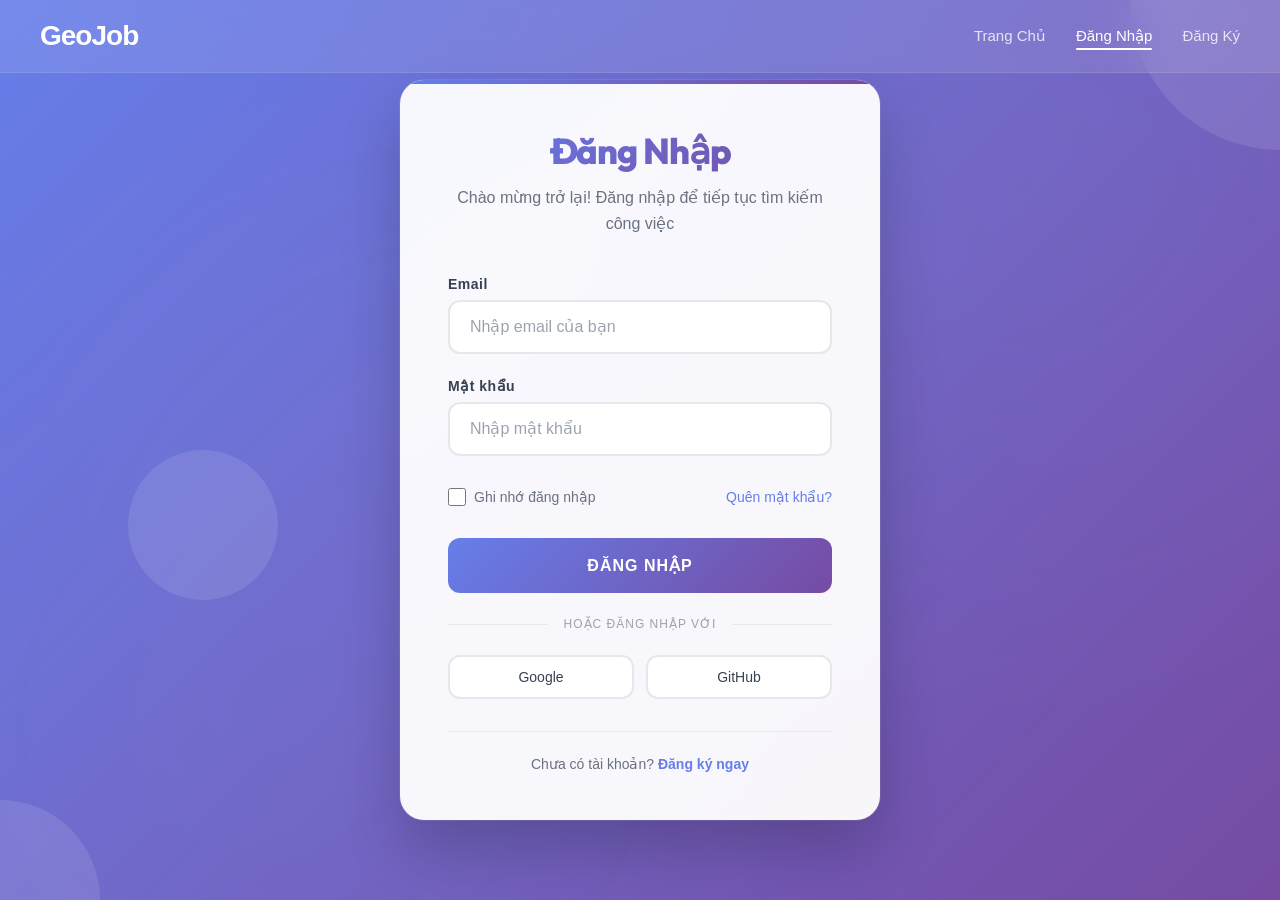
<file: html/user-profile.html>
<!DOCTYPE html>
<html lang="vi">
<head>
<meta charset="utf-8" />
<meta name="viewport" content="width=device-width, initial-scale=1" />
<title>Hồ Sơ Cá Nhân - GeoJob</title>
<link rel="stylesheet" href="../css/globals.css" />
<link rel="stylesheet" href="../css/style.css" />
<link rel="stylesheet" href="../css/auth.css" />
<style>
    body {
        background: #f8faff;
        overflow-x: hidden;
    }
    .profile-page-wrapper {
        position: relative;
        min-height: 100vh;
        padding-top: 80px;
    }
    .profile-card {
        background: rgba(255, 255, 255, 0.7);
        backdrop-filter: blur(20px);
        -webkit-backdrop-filter: blur(20px);
        border: 1px solid rgba(255, 255, 255, 0.4);
        border-radius: 32px;
        padding: 48px;
        box-shadow: 0 25px 50px -12px rgba(0, 0, 0, 0.08);
        position: relative;
        z-index: 10;
        max-width: 800px;
        margin: 0 auto 40px;
    }
    .profile-avatar-wrapper {
        position: relative;
        width: 120px;
        height: 120px;
        margin: 0 auto 24px;
    }
    .profile-avatar-large {
        width: 100%;
        height: 100%;
        border-radius: 40px;
        background: linear-gradient(135deg, var(--primary), #8B5CF6);
        color: white;
        display: flex;
        align-items: center;
        justify-content: center;
        font-size: 48px;
        font-weight: 800;
        box-shadow: 0 20px 40px rgba(79, 70, 229, 0.25);
        transform: rotate(-5deg);
        transition: transform 0.3s ease;
    }
    .profile-card:hover .profile-avatar-large {
        transform: rotate(0deg) scale(1.05);
    }
    .location-box {
        background: rgba(255, 255, 255, 0.5);
        border: 1px solid rgba(255, 255, 255, 0.8);
        border-radius: 20px;
        padding: 24px;
        margin: 32px 0;
        display: flex;
        align-items: center;
        justify-content: space-between;
        gap: 20px;
    }
    .location-info h4 {
        margin: 0 0 4px 0;
        color: var(--text-dark);
        font-size: 16px;
    }
    .location-info p {
        margin: 0;
        color: var(--text-gray);
        font-size: 13px;
    }
    .btn-gps-action {
        background: var(--primary);
        color: white;
        border: none;
        padding: 12px 20px;
        border-radius: 14px;
        font-weight: 600;
        font-size: 14px;
        cursor: pointer;
        transition: all 0.2s;
        box-shadow: 0 4px 12px rgba(79, 70, 229, 0.2);
        white-space: nowrap;
    }
    .btn-gps-action:hover {
        background: var(--primary-hover);
        transform: translateY(-2px);
        box-shadow: 0 8px 20px rgba(79, 70, 229, 0.3);
    }
    /* Re-using auth shapes */
    .auth-shape:nth-child(1) { top: -10%; left: -5%; width: 400px; height: 400px; background: rgba(79, 70, 229, 0.08); }
    .auth-shape:nth-child(2) { bottom: 5%; right: -5%; width: 500px; height: 500px; background: rgba(139, 92, 246, 0.05); }
</style>
</head>
<body>
<div class="tm-kim-vic-lm-qua-bn">
<header class="top-nav-bar">
<div class="container">
<div class="nav-left">
<a href="user-dashboard.html" class="text" id="navLogo">GeoJob</a>
</div>
<nav class="nav-center">
<a class="nav-link" href="user-dashboard.html">Discover</a>
<a class="nav-link" href="map-jobs.html">Bản Đồ</a>
</nav>
<div class="nav-right" id="navRight">
<button class="button" type="button" onclick="handleLogout()" style="padding: 8px 16px; background: transparent; border: 1px solid var(--primary); color: var(--primary); border-radius: 8px; cursor: pointer; font-weight: 600;">Đăng Xuất</button>
</div>
</div>
</header>

<div class="profile-page-wrapper">
<div class="auth-bg-shapes">
<div class="auth-shape"></div>
<div class="auth-shape"></div>
</div>

<main class="profile-card">
<div class="profile-header">
<div class="profile-avatar-wrapper">
<div class="profile-avatar-large" id="bigAvatar">U</div>
</div>
<h1 class="auth-title" style="font-size: 32px;">Hồ Sơ Của Bạn</h1>
<p class="auth-subtitle">Tối ưu hóa vị trí để tìm thấy công việc gần bạn nhất</p>
</div>

<form id="profileForm" class="auth-form" onsubmit="handleUpdateProfile(event)">
<div class="form-group">
<label class="form-label">Họ và tên</label>
<div class="form-input-wrapper">
<input type="text" class="form-input" id="profFullname" placeholder="Nhập họ tên đầy đủ" required />
</div>
</div>

<div class="form-group">
<label class="form-label">Email tài khoản</label>
<div class="form-input-wrapper">
<input type="email" class="form-input" id="profEmail" disabled style="background: rgba(0,0,0,0.03); color: #94a3b8;" />
</div>
</div>

<div style="display: grid; grid-template-columns: 1fr 1fr; gap: 20px;">
<div class="form-group">
<label class="form-label">Vĩ độ (Latitude)</label>
<div class="form-input-wrapper">
<input type="number" step="any" class="form-input" id="profLat" placeholder="0.0000" />
</div>
</div>
<div class="form-group">
<label class="form-label">Kinh độ (Longitude)</label>
<div class="form-input-wrapper">
<input type="number" step="any" class="form-input" id="profLng" placeholder="0.0000" />
</div>
</div>
</div>

<div class="location-box">
<div class="location-info">
<h4>Tự động xác vị trí</h4>
<p>Lấy tọa độ GPS chính xác từ thiết bị của bạn</p>
</div>
<button type="button" class="btn-gps-action" onclick="getCurrentLocation()">
📍 Lấy tọa độ GPS
</button>
</div>

<div class="form-options">
<div class="remember-me">
<input type="checkbox" id="profReady" style="width: 20px; height: 20px; cursor: pointer;" />
<label for="profReady" style="font-weight: 600; color: var(--text-dark); cursor: pointer;">Sẵn sàng làm việc ngay lập tức</label>
</div>
</div>

<button type="submit" class="auth-submit-btn" style="margin-top: 40px; height: 56px; font-size: 17px;" id="saveBtn">
Cập Nhật Hồ Sơ
</button>
</form>
</main>
</div>
</div>

<script src="../js/api.js"></script>
<script>
document.addEventListener('DOMContentLoaded', async function() {
    if (!TokenService.isLoggedIn()) { window.location.href = 'login.html'; return; }
    
    try {
        const profile = await ApiService.getProfile();
        if (profile) {
            document.getElementById('profFullname').value = profile.fullname || '';
            document.getElementById('profEmail').value = profile.email || '';
            document.getElementById('profLat').value = profile.gps_lat || '';
            document.getElementById('profLng').value = profile.gps_lng || '';
            document.getElementById('profReady').checked = profile.ready_to_work || false;
            
            const initial = (profile.fullname || profile.email).charAt(0).toUpperCase();
            document.getElementById('bigAvatar').textContent = initial;
        }
    } catch (err) {
        UIHelpers.showToast('Không thể tải dữ liệu hồ sơ', 'error');
    }
});

async function handleUpdateProfile(e) {
    e.preventDefault();
    const saveBtn = document.getElementById('saveBtn');
    saveBtn.disabled = true;
    saveBtn.textContent = 'Đang lưu dữ liệu...';

    const data = {
        fullname: document.getElementById('profFullname').value,
        gps_lat: parseFloat(document.getElementById('profLat').value) || null,
        gps_lng: parseFloat(document.getElementById('profLng').value) || null,
        ready_to_work: document.getElementById('profReady').checked
    };

    try {
        await ApiService.updateProfile(data);
        UIHelpers.showToast('Đã cập nhật hồ sơ thành công!', 'success');
        document.getElementById('bigAvatar').textContent = data.fullname.charAt(0).toUpperCase();
    } catch (err) {
        UIHelpers.showToast('Lỗi khi cập nhật. Vui lòng thử lại.', 'error');
    } finally {
        saveBtn.disabled = false;
        saveBtn.textContent = 'Cập Nhật Hồ Sơ';
    }
}

function getCurrentLocation() {
    if (navigator.geolocation) {
        UIHelpers.showToast('Đang kết nối GPS...', 'info');
        navigator.geolocation.getCurrentPosition(pos => {
            document.getElementById('profLat').value = pos.coords.latitude;
            document.getElementById('profLng').value = pos.coords.longitude;
            UIHelpers.showToast('Đã nhận diện vị trí!', 'success');
        }, () => {
            UIHelpers.showToast('Lỗi GPS. Hãy bật định vị trên trình duyệt.', 'error');
        });
    }
}

function handleLogout() {
    TokenService.removeToken();
    localStorage.clear();
    window.location.href = 'login.html';
}
</script>
</body>
</html>
</file>
<file: css/globals.css>
@import url('https://fonts.googleapis.com/css2?family=Inter:wght@300;400;500;600;700&family=Outfit:wght@400;500;600;700;800&display=swap');

:root {
  --primary: #4F46E5;
  --primary-hover: #4338CA;
  --primary-light: #EEF2FF;
  --secondary: #10B981;
  --secondary-light: #D1FAE5;
  --accent: #F43F5E;
  
  --bg-gradient-start: #f8faff;
  --bg-gradient-end: #eef2ff;
  
  --text-dark: #0f172a;
  --text-gray: #475569;
  --text-light: #94a3b8;
  
  --glass-bg: rgba(255, 255, 255, 0.7);
  --glass-border: rgba(255, 255, 255, 0.5);
  --glass-shadow: 0 8px 32px rgba(31, 38, 135, 0.07);
  
  --card-radius: 16px;
  --btn-radius: 12px;
  
  --transition-fast: 0.2s cubic-bezier(0.4, 0, 0.2, 1);
  --transition-normal: 0.3s cubic-bezier(0.4, 0, 0.2, 1);
}

body {
  margin: 0;
  padding: 0;
  font-family: 'Inter', sans-serif;
  -webkit-font-smoothing: antialiased;
  -moz-osx-font-smoothing: grayscale;
  background: linear-gradient(135deg, var(--bg-gradient-start), var(--bg-gradient-end));
  background-attachment: fixed;
  color: var(--text-dark);
}

h1, h2, h3, h4, h5, h6, .hero-title, .job-title, .text {
  font-family: 'Outfit', sans-serif;
}

* {
  box-sizing: border-box;
}

::-webkit-scrollbar {
  width: 8px;
  height: 8px;
}
::-webkit-scrollbar-track {
  background: rgba(255, 255, 255, 0.1);
}
::-webkit-scrollbar-thumb {
  background: rgba(15, 23, 42, 0.2);
  border-radius: 4px;
}
::-webkit-scrollbar-thumb:hover {
  background: rgba(15, 23, 42, 0.3);
}
</file>
<file: css/style.css>
.tm-kim-vic-lm-qua-bn {
  display: flex;
  flex-direction: column;
  min-height: 100vh;
  background: transparent;
}

/* ================= NAV BAR ================= */
.tm-kim-vic-lm-qua-bn .top-nav-bar {
  display: flex;
  align-items: center;
  justify-content: space-between;
  padding: 16px 32px;
  background: var(--glass-bg);
  backdrop-filter: blur(16px);
  -webkit-backdrop-filter: blur(16px);
  border-bottom: 1px solid var(--glass-border);
  position: sticky;
  top: 0;
  z-index: 100;
  box-shadow: 0 4px 20px rgba(0,0,0,0.03);
}

.tm-kim-vic-lm-qua-bn .container {
  display: flex;
  align-items: center;
  justify-content: space-between;
  width: 100%;
  max-width: 1440px;
  margin: 0 auto;
  gap: 32px;
}

.tm-kim-vic-lm-qua-bn .nav-left {
  display: flex;
  align-items: center;
  flex-shrink: 0;
}

.tm-kim-vic-lm-qua-bn .text {
  font-weight: 800;
  color: var(--primary);
  font-size: 26px;
  text-decoration: none;
  letter-spacing: -0.5px;
  background: linear-gradient(135deg, var(--primary), #8B5CF6);
  -webkit-background-clip: text;
  -webkit-text-fill-color: transparent;
  transition: var(--transition-fast);
}

.tm-kim-vic-lm-qua-bn .text:hover {
  transform: scale(1.05);
}

.tm-kim-vic-lm-qua-bn .nav-center {
  display: flex;
  align-items: center;
  gap: 32px;
  flex: 1;
  justify-content: center;
}

.tm-kim-vic-lm-qua-bn .nav-link {
  text-decoration: none;
  font-weight: 500;
  font-size: 15px;
  color: var(--text-gray);
  padding: 8px 12px;
  border-radius: var(--btn-radius);
  transition: var(--transition-fast);
  position: relative;
}

.tm-kim-vic-lm-qua-bn .nav-link::after {
  content: '';
  position: absolute;
  bottom: 0;
  left: 50%;
  width: 0;
  height: 2px;
  background: var(--primary);
  transition: var(--transition-fast);
  transform: translateX(-50%);
}

.tm-kim-vic-lm-qua-bn .nav-link:hover {
  color: var(--primary);
  background: var(--primary-light);
}

.tm-kim-vic-lm-qua-bn .nav-link.active {
  color: var(--primary);
  font-weight: 600;
}

.tm-kim-vic-lm-qua-bn .nav-link.active::after {
  width: 80%;
}

.tm-kim-vic-lm-qua-bn .nav-right {
  display: flex;
  align-items: center;
  gap: 16px;
  flex-shrink: 0;
}

.tm-kim-vic-lm-qua-bn .search-bar {
  display: none;
  align-items: center;
  background: rgba(255,255,255,0.8);
  border: 1px solid var(--glass-border);
  border-radius: 99px;
  padding: 10px 20px;
  min-width: 360px;
  transition: var(--transition-fast);
  box-shadow: inset 0 2px 4px rgba(0,0,0,0.02);
}

.tm-kim-vic-lm-qua-bn .search-bar:focus-within {
  border-color: var(--primary);
  box-shadow: 0 0 0 3px rgba(79, 70, 229, 0.2);
  background: #ffffff;
}

.tm-kim-vic-lm-qua-bn .search-icon {
  width: 18px;
  height: 18px;
  flex-shrink: 0;
  opacity: 0.6;
}

.tm-kim-vic-lm-qua-bn .search-input {
  flex: 1;
  border: none;
  background: transparent;
  outline: none;
  font-size: 15px;
  color: var(--text-dark);
  margin-left: 12px;
}

.tm-kim-vic-lm-qua-bn .search-input::placeholder {
  color: var(--text-light);
}

.tm-kim-vic-lm-qua-bn .user-profile {
  width: 40px;
  height: 40px;
  border-radius: 50%;
  border: 2px solid transparent;
  background-image: url(../img/user-profile.png), linear-gradient(#e2e8f0, #cbd5e1);
  background-size: cover;
  background-position: center;
  cursor: pointer;
  transition: var(--transition-fast);
  box-shadow: 0 2px 8px rgba(0,0,0,0.1);
}

.tm-kim-vic-lm-qua-bn .user-profile:hover {
  border-color: var(--primary);
  transform: scale(1.05);
}

.tm-kim-vic-lm-qua-bn .hero-section[style*="display: none"] ~ .main-content-area .search-bar {
  display: flex;
}

.tm-kim-vic-lm-qua-bn .hero-section:not([style*="display: none"]) ~ .main-content-area .search-bar {
  display: none;
}

/* ================= HERO SECTION ================= */
.tm-kim-vic-lm-qua-bn .hero-section {
  position: relative;
  padding: 80px 24px 100px;
  text-align: center;
  overflow: hidden;
}

.tm-kim-vic-lm-qua-bn .hero-section::before {
  content: '';
  position: absolute;
  top: -20%;
  left: -10%;
  width: 500px;
  height: 500px;
  background: radial-gradient(circle, rgba(79,70,229,0.15) 0%, rgba(255,255,255,0) 70%);
  z-index: -1;
  border-radius: 50%;
}
.tm-kim-vic-lm-qua-bn .hero-section::after {
  content: '';
  position: absolute;
  bottom: -20%;
  right: -10%;
  width: 600px;
  height: 600px;
  background: radial-gradient(circle, rgba(16,185,129,0.1) 0%, rgba(255,255,255,0) 70%);
  z-index: -1;
  border-radius: 50%;
}

.tm-kim-vic-lm-qua-bn .hero-container {
  max-width: 1000px;
  margin: 0 auto;
}

.tm-kim-vic-lm-qua-bn .hero-content {
  margin-bottom: 48px;
  animation: fadeUp 0.6s ease-out;
}

@keyframes fadeUp {
  from { opacity: 0; transform: translateY(20px); }
  to { opacity: 1; transform: translateY(0); }
}

.tm-kim-vic-lm-qua-bn .hero-title {
  font-weight: 800;
  color: var(--text-dark);
  font-size: 64px;
  line-height: 1.1;
  margin: 0 0 24px 0;
  text-align: center;
  letter-spacing: -1.5px;
}
.tm-kim-vic-lm-qua-bn .hero-title span {
  background: linear-gradient(135deg, var(--primary), #8B5CF6);
  -webkit-background-clip: text;
  -webkit-text-fill-color: transparent;
}

.tm-kim-vic-lm-qua-bn .hero-description {
  font-weight: 400;
  color: var(--text-gray);
  font-size: 20px;
  line-height: 1.6;
  margin: 0 auto;
  max-width: 650px;
}

/* ================= SEARCH WIDGET ================= */
.tm-kim-vic-lm-qua-bn .search-section {
  max-width: 860px;
  margin: 0 auto;
  animation: fadeUp 0.8s ease-out;
}

.tm-kim-vic-lm-qua-bn .dual-search-bar {
  display: flex;
  align-items: center;
  background: var(--glass-bg);
  backdrop-filter: blur(10px);
  -webkit-backdrop-filter: blur(10px);
  border-radius: 100px;
  box-shadow: 0 10px 40px rgba(0, 0, 0, 0.08);
  border: 1px solid var(--glass-border);
  padding: 8px;
  margin-bottom: 32px;
  transition: var(--transition-normal);
}

.tm-kim-vic-lm-qua-bn .dual-search-bar:hover {
  box-shadow: 0 15px 50px rgba(0, 0, 0, 0.12);
  transform: translateY(-2px);
}

.tm-kim-vic-lm-qua-bn .search-inputs {
  display: flex;
  align-items: center;
  flex: 1;
}

.tm-kim-vic-lm-qua-bn .search-input-group {
  display: flex;
  align-items: center;
  flex: 1;
  padding: 12px 24px;
  position: relative;
}

.tm-kim-vic-lm-qua-bn .search-input-group:first-child::after {
  content: '';
  position: absolute;
  right: 0;
  top: 20%;
  height: 60%;
  width: 1px;
  background: rgba(0,0,0,0.1);
}

.tm-kim-vic-lm-qua-bn .keyword-input,
.tm-kim-vic-lm-qua-bn .location-input {
  flex: 1;
  border: none;
  outline: none;
  font-size: 16px;
  font-weight: 500;
  color: var(--text-dark);
  background: transparent;
  padding-left: 12px;
}

.tm-kim-vic-lm-qua-bn .keyword-input::placeholder,
.tm-kim-vic-lm-qua-bn .location-input::placeholder {
  color: var(--text-light);
  font-weight: 400;
}

.tm-kim-vic-lm-qua-bn .current-location-btn {
  background: rgba(79, 70, 229, 0.08);
  border: none;
  border-radius: 50%;
  width: 36px;
  height: 36px;
  display: flex;
  align-items: center;
  justify-content: center;
  cursor: pointer;
  transition: var(--transition-fast);
}

.tm-kim-vic-lm-qua-bn .current-location-btn:hover {
  background: rgba(79, 70, 229, 0.15);
  transform: scale(1.1);
}

.tm-kim-vic-lm-qua-bn .search-submit-btn {
  background: linear-gradient(135deg, var(--primary), #8B5CF6);
  color: #ffffff;
  border: none;
  padding: 16px 36px;
  font-weight: 600;
  font-size: 16px;
  border-radius: 100px;
  cursor: pointer;
  transition: var(--transition-fast);
  white-space: nowrap;
  box-shadow: 0 4px 15px rgba(79, 70, 229, 0.3);
}

.tm-kim-vic-lm-qua-bn .search-submit-btn:hover {
  box-shadow: 0 6px 20px rgba(79, 70, 229, 0.4);
  transform: translateY(-2px);
}

/* ================= POPULAR SEARCHES ================= */
.tm-kim-vic-lm-qua-bn .popular-searches {
  display: flex;
  align-items: center;
  justify-content: center;
  flex-wrap: wrap;
  gap: 16px;
}

.tm-kim-vic-lm-qua-bn .popular-label {
  font-weight: 600;
  color: var(--text-gray);
  font-size: 14px;
}

.tm-kim-vic-lm-qua-bn .popular-tags {
  display: flex;
  align-items: center;
  gap: 12px;
  flex-wrap: wrap;
}

.tm-kim-vic-lm-qua-bn .popular-tag {
  background: var(--glass-bg);
  backdrop-filter: blur(4px);
  -webkit-backdrop-filter: blur(4px);
  border: 1px solid var(--glass-border);
  border-radius: 100px;
  padding: 8px 20px;
  font-weight: 500;
  font-size: 14px;
  color: var(--text-gray);
  cursor: pointer;
  transition: var(--transition-fast);
  box-shadow: 0 2px 8px rgba(0,0,0,0.02);
}

.tm-kim-vic-lm-qua-bn .popular-tag:hover {
  background: var(--primary-light);
  border-color: var(--primary);
  color: var(--primary);
  transform: translateY(-2px);
}

/* ================= MAIN CONTENT & SIDEBAR ================= */
.tm-kim-vic-lm-qua-bn .main-content-area {
  display: flex;
  height: calc(100vh - 75px);
  overflow: hidden;
  background: transparent;
}

.tm-kim-vic-lm-qua-bn .left-sidebar {
  width: 580px;
  background: rgba(255,255,255,0.85);
  backdrop-filter: blur(10px);
  -webkit-backdrop-filter: blur(10px);
  border-right: 1px solid var(--glass-border);
  display: flex;
  flex-direction: column;
  overflow: hidden;
  box-shadow: 4px 0 24px rgba(0,0,0,0.02);
  z-index: 10;
}

.tm-kim-vic-lm-qua-bn .filter-section {
  padding: 24px 32px 16px;
  border-bottom: 1px solid var(--glass-border);
  background: rgba(255,255,255,0.5);
}

.tm-kim-vic-lm-qua-bn .filter-header {
  display: flex;
  justify-content: space-between;
  align-items: flex-end;
  margin-bottom: 20px;
}

.tm-kim-vic-lm-qua-bn .text-5 {
  font-weight: 700;
  color: var(--text-dark);
  font-size: 24px;
  margin: 0;
}

.tm-kim-vic-lm-qua-bn .text-6 {
  font-weight: 500;
  color: var(--primary);
  font-size: 14px;
  margin: 0;
  background: var(--primary-light);
  padding: 4px 12px;
  border-radius: 100px;
}

.tm-kim-vic-lm-qua-bn .filter-controls {
  display: flex;
  gap: 12px;
  overflow-x: auto;
  padding-bottom: 8px;
  scrollbar-width: none;
}
.tm-kim-vic-lm-qua-bn .filter-controls::-webkit-scrollbar {
  display: none;
}

.tm-kim-vic-lm-qua-bn .filter-button {
  display: flex;
  align-items: center;
  gap: 8px;
  padding: 10px 16px;
  background: #ffffff;
  border: 1px solid #e2e8f0;
  border-radius: 100px;
  cursor: pointer;
  transition: var(--transition-fast);
  white-space: nowrap;
  box-shadow: 0 2px 4px rgba(0,0,0,0.02);
}

.tm-kim-vic-lm-qua-bn .filter-button:hover {
  border-color: var(--primary);
  background: var(--primary-light);
  color: var(--primary);
}

.tm-kim-vic-lm-qua-bn .filter-text {
  font-weight: 500;
  font-size: 13px;
  color: inherit;
}

.tm-kim-vic-lm-qua-bn .filter-chip {
  display: flex;
  align-items: center;
  gap: 6px;
  padding: 10px 16px;
  background: var(--primary);
  border-radius: 100px;
  border: none;
  cursor: pointer;
  transition: var(--transition-fast);
  box-shadow: 0 4px 10px rgba(79, 70, 229, 0.2);
}

.tm-kim-vic-lm-qua-bn .chip-text {
  font-weight: 500;
  color: #ffffff;
  font-size: 13px;
}

.tm-kim-vic-lm-qua-bn .chip-close {
  width: 14px;
  height: 14px;
  filter: brightness(0) invert(1);
  opacity: 0.8;
  transition: var(--transition-fast);
}
.tm-kim-vic-lm-qua-bn .filter-chip:hover .chip-close {
  opacity: 1;
}

.tm-kim-vic-lm-qua-bn .add-filter-btn {
  display: flex;
  align-items: center;
  gap: 6px;
  padding: 10px 16px;
  background: transparent;
  border: 1px dashed #cbd5e1;
  border-radius: 100px;
  cursor: pointer;
  transition: var(--transition-fast);
}

.tm-kim-vic-lm-qua-bn .add-filter-btn:hover {
  border-color: var(--primary);
  background: rgba(79, 70, 229, 0.05);
}

.tm-kim-vic-lm-qua-bn .add-text {
  font-weight: 500;
  color: var(--text-gray);
  font-size: 13px;
}

/* ================= JOB LIST ================= */
.tm-kim-vic-lm-qua-bn .job-list {
  flex: 1;
  overflow-y: auto;
  padding: 24px 32px;
  scrollbar-width: none;
}
.tm-kim-vic-lm-qua-bn .job-list::-webkit-scrollbar {
  display: none;
}

.tm-kim-vic-lm-qua-bn .job-card {
  background: #ffffff;
  border: 1px solid #e2e8f0;
  border-radius: var(--card-radius);
  padding: 24px;
  margin-bottom: 20px;
  transition: var(--transition-normal);
  cursor: pointer;
  box-shadow: 0 4px 12px rgba(0,0,0,0.03);
  position: relative;
  overflow: hidden;
}

.tm-kim-vic-lm-qua-bn .job-card:hover {
  border-color: var(--primary-light);
  box-shadow: 0 12px 30px rgba(0,0,0,0.08);
  transform: translateY(-4px);
}

.tm-kim-vic-lm-qua-bn .job-card.active {
  border: 2px solid var(--primary);
  box-shadow: 0 12px 30px rgba(79, 70, 229, 0.15);
}

.tm-kim-vic-lm-qua-bn .active-indicator {
  position: absolute;
  left: 0;
  top: 0;
  bottom: 0;
  width: 6px;
  background: linear-gradient(to bottom, var(--primary), #8B5CF6);
  border-radius: 6px 0 0 6px;
}

.tm-kim-vic-lm-qua-bn .job-header {
  display: flex;
  justify-content: space-between;
  align-items: flex-start;
  margin-bottom: 20px;
}

.tm-kim-vic-lm-qua-bn .company-info {
  display: flex;
  align-items: center;
  gap: 16px;
  flex: 1;
}

.tm-kim-vic-lm-qua-bn .company-logo,
.tm-kim-vic-lm-qua-bn .company-logo-2,
.tm-kim-vic-lm-qua-bn .company-logo-placeholder {
  width: 56px;
  height: 56px;
  border-radius: 12px;
  border: 1px solid #e2e8f0;
  background-size: cover;
  background-position: center;
  flex-shrink: 0;
  box-shadow: 0 4px 10px rgba(0,0,0,0.05);
}

.tm-kim-vic-lm-qua-bn .company-logo {
  background-image: url(../img/image.png);
}
.tm-kim-vic-lm-qua-bn .company-logo-2 {
  background-image: url(../img/company-logo.png);
}

.tm-kim-vic-lm-qua-bn .company-logo-placeholder {
  background: linear-gradient(135deg, #f1f5f9, #e2e8f0);
  display: flex;
  align-items: center;
  justify-content: center;
}

.tm-kim-vic-lm-qua-bn .logo-text {
  font-weight: 800;
  color: var(--text-gray);
  font-size: 24px;
}

.tm-kim-vic-lm-qua-bn .job-title-section {
  flex: 1;
}

.tm-kim-vic-lm-qua-bn .job-title {
  font-weight: 700;
  color: var(--text-dark);
  font-size: 20px;
  margin: 0 0 6px 0;
  transition: var(--transition-fast);
}

.tm-kim-vic-lm-qua-bn .job-card:hover .job-title {
  color: var(--primary);
}

.tm-kim-vic-lm-qua-bn .company-name {
  font-weight: 500;
  color: var(--text-gray);
  font-size: 15px;
  margin: 0;
}

.tm-kim-vic-lm-qua-bn .new-badge,
.tm-kim-vic-lm-qua-bn .viewing-badge {
  padding: 6px 12px;
  border-radius: 100px;
  flex-shrink: 0;
}

.tm-kim-vic-lm-qua-bn .new-badge {
  background: var(--secondary-light);
  color: var(--secondary);
}

.tm-kim-vic-lm-qua-bn .viewing-badge {
  background: var(--primary-light);
  color: var(--primary);
}

.tm-kim-vic-lm-qua-bn .badge-text {
  font-weight: 600;
  font-size: 12px;
  letter-spacing: 0.5px;
  text-transform: uppercase;
}

.tm-kim-vic-lm-qua-bn .job-details {
  display: flex;
  gap: 20px;
  margin-bottom: 16px;
}

.tm-kim-vic-lm-qua-bn .detail-item {
  display: flex;
  align-items: center;
  gap: 8px;
  background: #f8fafc;
  padding: 6px 12px;
  border-radius: 8px;
}

.tm-kim-vic-lm-qua-bn .detail-icon {
  width: 14px;
  height: 14px;
  opacity: 0.6;
}

.tm-kim-vic-lm-qua-bn .detail-text {
  font-weight: 500;
  color: var(--text-gray);
  font-size: 14px;
}

.tm-kim-vic-lm-qua-bn .contact-info {
  display: flex;
  align-items: center;
  gap: 8px;
  margin-bottom: 16px;
  padding: 0 12px;
}

.tm-kim-vic-lm-qua-bn .contact-icon {
  width: 14px;
  height: 14px;
  opacity: 0.6;
}

.tm-kim-vic-lm-qua-bn .contact-text {
  font-weight: 400;
  color: var(--text-gray);
  font-size: 14px;
}

.tm-kim-vic-lm-qua-bn .job-footer {
  display: flex;
  justify-content: space-between;
  align-items: center;
  padding-top: 16px;
  border-top: 1px dashed #e2e8f0;
}

.tm-kim-vic-lm-qua-bn .post-time {
  flex: 1;
}

.tm-kim-vic-lm-qua-bn .time-text {
  font-weight: 500;
  color: var(--text-light);
  font-size: 13px;
}

.tm-kim-vic-lm-qua-bn .job-actions {
  display: flex;
  align-items: center;
  gap: 12px;
}

.tm-kim-vic-lm-qua-bn .save-btn {
  width: 36px;
  height: 36px;
  border-radius: 50%;
  border: 1px solid #e2e8f0;
  background: #ffffff;
  display: flex;
  align-items: center;
  justify-content: center;
  cursor: pointer;
  transition: var(--transition-fast);
}

.tm-kim-vic-lm-qua-bn .save-btn:hover {
  background: #fef2f2;
  border-color: var(--accent);
}

.tm-kim-vic-lm-qua-bn .save-icon {
  width: 18px;
  height: 18px;
  transition: var(--transition-fast);
}
.tm-kim-vic-lm-qua-bn .save-btn:hover .save-icon {
  filter: brightness(0) saturate(100%) invert(35%) sepia(85%) saturate(3015%) hue-rotate(334deg) brightness(101%) contrast(97%);
}

.tm-kim-vic-lm-qua-bn .apply-btn {
  padding: 10px 24px;
  border-radius: 100px;
  border: 1px solid var(--primary);
  background: #ffffff;
  color: var(--primary);
  font-weight: 600;
  font-size: 14px;
  cursor: pointer;
  transition: var(--transition-fast);
}

.tm-kim-vic-lm-qua-bn .apply-btn:hover {
  background: var(--primary-light);
}

.tm-kim-vic-lm-qua-bn .apply-btn.primary {
  background: var(--primary);
  color: #ffffff;
  box-shadow: 0 4px 12px rgba(79, 70, 229, 0.3);
}

.tm-kim-vic-lm-qua-bn .apply-btn.primary:hover {
  background: var(--primary-hover);
  box-shadow: 0 6px 16px rgba(79, 70, 229, 0.4);
  transform: translateY(-1px);
}

/* ================= MAP SECTION ================= */
.tm-kim-vic-lm-qua-bn .map-section {
  flex: 1;
  position: relative;
  background: #e2e8f0;
  overflow: hidden;
}

.tm-kim-vic-lm-qua-bn .map-container {
  position: relative;
  width: 100%;
  height: 100%;
}

.tm-kim-vic-lm-qua-bn .map-background {
  width: 100%;
  height: 100%;
  object-fit: cover;
  filter: contrast(1.05) saturate(1.1);
}

.tm-kim-vic-lm-qua-bn .map-markers {
  position: absolute;
  top: 0;
  left: 0;
  right: 0;
  bottom: 0;
  pointer-events: none;
}

.tm-kim-vic-lm-qua-bn .map-marker {
  position: absolute;
  pointer-events: auto;
  cursor: pointer;
  background: transparent;
  border: none;
  display: flex;
  flex-direction: column;
  align-items: center;
  transition: var(--transition-fast);
  z-index: 1;
}

.tm-kim-vic-lm-qua-bn .map-marker:hover, .tm-kim-vic-lm-qua-bn .map-marker.active {
  z-index: 10;
}

.tm-kim-vic-lm-qua-bn .map-marker:nth-child(1) { top: 30%; left: 35%; }
.tm-kim-vic-lm-qua-bn .map-marker:nth-child(2) { top: 60%; left: 25%; }
.tm-kim-vic-lm-qua-bn .map-marker:nth-child(3) { top: 45%; left: 55%; }

.tm-kim-vic-lm-qua-bn .marker-popup {
  position: absolute;
  bottom: calc(100% + 8px);
  background: rgba(255, 255, 255, 0.95);
  backdrop-filter: blur(8px);
  border: 1px solid var(--glass-border);
  border-radius: 12px;
  padding: 8px 16px;
  white-space: nowrap;
  opacity: 0;
  transform: translateY(10px);
  transition: all 0.3s cubic-bezier(0.34, 1.56, 0.64, 1);
  box-shadow: 0 10px 25px rgba(0, 0, 0, 0.1);
  pointer-events: none;
}

.tm-kim-vic-lm-qua-bn .marker-popup::after {
  content: '';
  position: absolute;
  bottom: -6px;
  left: 50%;
  transform: translateX(-50%) rotate(45deg);
  width: 12px;
  height: 12px;
  background: rgba(255, 255, 255, 0.95);
  border-right: 1px solid var(--glass-border);
  border-bottom: 1px solid var(--glass-border);
}

.tm-kim-vic-lm-qua-bn .marker-popup.active,
.tm-kim-vic-lm-qua-bn .map-marker:hover .marker-popup {
  opacity: 1;
  transform: translateY(0);
}

.tm-kim-vic-lm-qua-bn .marker-popup.active {
  border: 2px solid var(--primary);
}
.tm-kim-vic-lm-qua-bn .marker-popup.active::after {
  background: #ffffff;
  border-right: 2px solid var(--primary);
  border-bottom: 2px solid var(--primary);
}

.tm-kim-vic-lm-qua-bn .marker-title {
  font-weight: 600;
  color: var(--text-dark);
  font-size: 14px;
}

.tm-kim-vic-lm-qua-bn .marker-popup.active .marker-title {
  color: var(--primary);
}

.tm-kim-vic-lm-qua-bn .marker-pin {
  width: 36px;
  height: 36px;
  border-radius: 50% 50% 50% 0;
  background: var(--text-dark);
  border: 3px solid #ffffff;
  box-shadow: 0 4px 12px rgba(0, 0, 0, 0.2);
  display: flex;
  align-items: center;
  justify-content: center;
  transition: var(--transition-normal);
  transform: rotate(-45deg);
}

.tm-kim-vic-lm-qua-bn .marker-pin.active {
  background: var(--primary);
  transform: rotate(-45deg) scale(1.15);
  box-shadow: 0 8px 20px rgba(79, 70, 229, 0.4);
}

.tm-kim-vic-lm-qua-bn .map-marker:hover .marker-pin {
  transform: rotate(-45deg) scale(1.1);
}

.tm-kim-vic-lm-qua-bn .marker-icon {
  width: 16px;
  height: 16px;
  filter: brightness(0) invert(1);
  transform: rotate(45deg);
}

/* ================= RESPONSIVE DESIGN ================= */
@media (max-width: 1024px) {
  .tm-kim-vic-lm-qua-bn .hero-title { font-size: 48px; }
  .tm-kim-vic-lm-qua-bn .hero-section { padding: 60px 20px 80px; }
  .tm-kim-vic-lm-qua-bn .main-content-area { flex-direction: column; }
  .tm-kim-vic-lm-qua-bn .left-sidebar { width: 100%; height: 50vh; border-right: none; border-bottom: 1px solid var(--glass-border); }
  .tm-kim-vic-lm-qua-bn .map-section { height: 50vh; }
  .tm-kim-vic-lm-qua-bn .search-bar { min-width: 250px; }
}

@media (max-width: 768px) {
  .tm-kim-vic-lm-qua-bn .top-nav-bar { padding: 16px; }
  .tm-kim-vic-lm-qua-bn .nav-center { display: none; }
  .tm-kim-vic-lm-qua-bn .hero-title { font-size: 36px; }
  .tm-kim-vic-lm-qua-bn .hero-description { font-size: 16px; }
  
  .tm-kim-vic-lm-qua-bn .dual-search-bar {
    flex-direction: column;
    border-radius: 16px;
    padding: 16px;
  }
  
  .tm-kim-vic-lm-qua-bn .search-inputs {
    flex-direction: column;
    width: 100%;
  }
  
  .tm-kim-vic-lm-qua-bn .search-input-group {
    width: 100%;
    border-right: none;
    border-bottom: 1px solid #e2e8f0;
    padding: 16px 0;
  }
  
  .tm-kim-vic-lm-qua-bn .search-input-group:first-child::after { display: none; }
  
  .tm-kim-vic-lm-qua-bn .search-submit-btn {
    width: 100%;
    margin-top: 16px;
    border-radius: 12px;
  }
  
  .tm-kim-vic-lm-qua-bn .filter-section { padding: 16px; }
  .tm-kim-vic-lm-qua-bn .job-list { padding: 16px; }
  
  .tm-kim-vic-lm-qua-bn .job-details { flex-direction: column; gap: 8px; }
  .tm-kim-vic-lm-qua-bn .job-footer { flex-direction: column; align-items: flex-start; gap: 16px; }
  .tm-kim-vic-lm-qua-bn .job-actions { width: 100%; justify-content: flex-end; }
}

/* ================= EMOJI ICONS (JS-rendered cards) ================= */
.detail-icon-emoji {
  font-size: 14px;
  flex-shrink: 0;
}

.tm-kim-vic-lm-qua-bn .job-details {
  flex-wrap: wrap;
}

/* Leaflet popup styling */
.custom-leaflet-popup .leaflet-popup-content-wrapper {
  border-radius: 12px;
  box-shadow: 0 8px 24px rgba(0,0,0,0.12);
  border: 1px solid var(--glass-border, #e2e8f0);
}
.custom-leaflet-popup .leaflet-popup-tip {
  box-shadow: 0 3px 8px rgba(0,0,0,0.08);
}
</file>
<file: css/auth.css>
/* Premium Authentication Pages CSS - $1000 Software Quality */

/* ===== GLOBAL AUTH STYLES ===== */
* {
  margin: 0;
  padding: 0;
  box-sizing: border-box;
}

body {
  font-family: -apple-system, BlinkMacSystemFont, 'Segoe UI', Roboto, 'Helvetica Neue', Arial, sans-serif;
  background: linear-gradient(135deg, #667eea 0%, #764ba2 100%);
  min-height: 100vh;
  overflow-x: hidden;
}

/* ===== NAVIGATION ===== */
.auth-nav {
  position: fixed;
  top: 0;
  left: 0;
  right: 0;
  z-index: 1000;
  padding: 20px 40px;
  background: rgba(255, 255, 255, 0.1);
  backdrop-filter: blur(20px);
  border-bottom: 1px solid rgba(255, 255, 255, 0.1);
}

.auth-nav-container {
  max-width: 1200px;
  margin: 0 auto;
  display: flex;
  justify-content: space-between;
  align-items: center;
}

.auth-logo {
  font-size: 28px;
  font-weight: 800;
  color: #ffffff;
  text-decoration: none;
  letter-spacing: -1px;
  transition: all 0.3s ease;
}

.auth-logo:hover {
  transform: scale(1.05);
  color: rgba(255, 255, 255, 0.9);
}

.auth-nav-links {
  display: flex;
  gap: 30px;
}

.auth-nav-link {
  color: rgba(255, 255, 255, 0.8);
  text-decoration: none;
  font-weight: 500;
  font-size: 15px;
  transition: all 0.3s ease;
  position: relative;
}

.auth-nav-link:hover {
  color: #ffffff;
}

.auth-nav-link.active {
  color: #ffffff;
}

.auth-nav-link.active::after {
  content: '';
  position: absolute;
  bottom: -5px;
  left: 0;
  right: 0;
  height: 2px;
  background: #ffffff;
  border-radius: 1px;
}

/* ===== MAIN CONTAINER ===== */
.auth-container {
  display: flex;
  min-height: 100vh;
  background: linear-gradient(135deg, #667eea 0%, #764ba2 100%);
  position: relative;
  overflow: hidden;
}

/* ===== BACKGROUND ELEMENTS ===== */
.auth-bg-pattern {
  position: absolute;
  top: 0;
  left: 0;
  right: 0;
  bottom: 0;
  opacity: 0.1;
  background-image: 
    radial-gradient(circle at 20% 80%, rgba(255, 255, 255, 0.3) 0%, transparent 50%),
    radial-gradient(circle at 80% 20%, rgba(255, 255, 255, 0.3) 0%, transparent 50%),
    radial-gradient(circle at 40% 40%, rgba(255, 255, 255, 0.2) 0%, transparent 50%);
  animation: float 20s ease-in-out infinite;
}

@keyframes float {
  0%, 100% { transform: translate(0, 0) rotate(0deg); }
  33% { transform: translate(30px, -30px) rotate(1deg); }
  66% { transform: translate(-20px, 20px) rotate(-1deg); }
}

.auth-bg-shapes {
  position: absolute;
  top: 0;
  left: 0;
  right: 0;
  bottom: 0;
  overflow: hidden;
}

.auth-shape {
  position: absolute;
  border-radius: 50%;
  background: rgba(255, 255, 255, 0.1);
  animation: morph 8s ease-in-out infinite;
}

.auth-shape:nth-child(1) {
  width: 300px;
  height: 300px;
  top: -150px;
  right: -150px;
  animation-delay: 0s;
}

.auth-shape:nth-child(2) {
  width: 200px;
  height: 200px;
  bottom: -100px;
  left: -100px;
  animation-delay: 2s;
}

.auth-shape:nth-child(3) {
  width: 150px;
  height: 150px;
  top: 50%;
  left: 10%;
  animation-delay: 4s;
}

@keyframes morph {
  0%, 100% { border-radius: 50%; transform: scale(1) rotate(0deg); }
  50% { border-radius: 30% 70% 70% 30% / 30% 30% 70% 70%; transform: scale(1.1) rotate(180deg); }
}

/* ===== AUTH CARD ===== */
.auth-card-wrapper {
  flex: 1;
  display: flex;
  align-items: center;
  justify-content: center;
  padding: 40px 20px;
  position: relative;
  z-index: 10;
}

.auth-card {
  background: rgba(255, 255, 255, 0.95);
  backdrop-filter: blur(20px);
  border-radius: 24px;
  box-shadow: 
    0 30px 60px rgba(0, 0, 0, 0.2),
    0 0 0 1px rgba(255, 255, 255, 0.1),
    inset 0 1px 0 rgba(255, 255, 255, 0.2);
  width: 100%;
  max-width: 480px;
  padding: 48px;
  position: relative;
  overflow: hidden;
  transform: translateY(0);
  transition: all 0.3s ease;
}

.auth-card::before {
  content: '';
  position: absolute;
  top: 0;
  left: 0;
  right: 0;
  height: 4px;
  background: linear-gradient(90deg, #667eea, #764ba2, #667eea);
  background-size: 200% 100%;
  animation: gradient 3s ease infinite;
}

@keyframes gradient {
  0% { background-position: 0% 50%; }
  50% { background-position: 100% 50%; }
  100% { background-position: 0% 50%; }
}

.auth-card:hover {
  transform: translateY(-5px);
  box-shadow: 
    0 40px 80px rgba(0, 0, 0, 0.25),
    0 0 0 1px rgba(255, 255, 255, 0.15),
    inset 0 1px 0 rgba(255, 255, 255, 0.3);
}

/* ===== AUTH HEADER ===== */
.auth-header {
  text-align: center;
  margin-bottom: 40px;
}

.auth-title {
  font-size: 36px;
  font-weight: 800;
  color: #1a1a2e;
  margin-bottom: 12px;
  letter-spacing: -1px;
  background: linear-gradient(135deg, #667eea, #764ba2);
  -webkit-background-clip: text;
  -webkit-text-fill-color: transparent;
  background-clip: text;
}

.auth-subtitle {
  color: #6b7280;
  font-size: 16px;
  font-weight: 400;
  line-height: 1.6;
}

/* ===== AUTH FORM ===== */
.auth-form {
  display: flex;
  flex-direction: column;
  gap: 24px;
}

.form-group {
  position: relative;
}

.form-label {
  display: block;
  margin-bottom: 8px;
  font-size: 14px;
  font-weight: 600;
  color: #374151;
  letter-spacing: 0.5px;
}

.form-input-wrapper {
  position: relative;
}

.form-input {
  width: 100%;
  padding: 16px 20px;
  border: 2px solid #e5e7eb;
  border-radius: 12px;
  font-size: 16px;
  font-weight: 500;
  color: #1a1a2e;
  background: #ffffff;
  transition: all 0.3s ease;
  outline: none;
}

.form-input:focus {
  border-color: #667eea;
  box-shadow: 
    0 0 0 4px rgba(102, 126, 234, 0.1),
    0 0 0 1px rgba(102, 126, 234, 0.3);
  transform: translateY(-2px);
}

.form-input.error {
  border-color: #ef4444;
  box-shadow: 
    0 0 0 4px rgba(239, 68, 68, 0.1),
    0 0 0 1px rgba(239, 68, 68, 0.3);
}

.form-input::placeholder {
  color: #9ca3af;
  font-weight: 400;
}

.form-help {
  display: block;
  margin-top: 6px;
  font-size: 12px;
  color: #6b7280;
  font-weight: 400;
}

/* ===== FORM OPTIONS ===== */
.form-options {
  display: flex;
  justify-content: space-between;
  align-items: center;
  margin: 8px 0;
}

.remember-me {
  display: flex;
  align-items: center;
  gap: 8px;
}

.remember-me input[type="checkbox"] {
  width: 18px;
  height: 18px;
  accent-color: #667eea;
  cursor: pointer;
}

.remember-me label {
  font-size: 14px;
  color: #6b7280;
  cursor: pointer;
  user-select: none;
}

.forgot-password {
  font-size: 14px;
  color: #667eea;
  text-decoration: none;
  font-weight: 500;
  transition: all 0.3s ease;
}

.forgot-password:hover {
  color: #764ba2;
  text-decoration: underline;
}

/* ===== TERMS AGREEMENT ===== */
.terms-agreement {
  display: flex;
  align-items: flex-start;
  gap: 8px;
}

.terms-agreement input[type="checkbox"] {
  width: 18px;
  height: 18px;
  accent-color: #667eea;
  cursor: pointer;
  margin-top: 2px;
}

.terms-agreement label {
  font-size: 13px;
  color: #6b7280;
  line-height: 1.5;
  cursor: pointer;
  user-select: none;
}

.terms-link {
  color: #667eea;
  text-decoration: none;
  font-weight: 500;
  transition: all 0.3s ease;
}

.terms-link:hover {
  color: #764ba2;
  text-decoration: underline;
}

/* ===== SUBMIT BUTTON ===== */
.auth-submit-btn {
  width: 100%;
  padding: 18px 24px;
  background: linear-gradient(135deg, #667eea, #764ba2);
  color: #ffffff;
  border: none;
  border-radius: 12px;
  font-size: 16px;
  font-weight: 600;
  cursor: pointer;
  transition: all 0.3s ease;
  position: relative;
  overflow: hidden;
  letter-spacing: 0.5px;
  text-transform: uppercase;
  letter-spacing: 1px;
}

.auth-submit-btn::before {
  content: '';
  position: absolute;
  top: 0;
  left: -100%;
  width: 100%;
  height: 100%;
  background: linear-gradient(90deg, transparent, rgba(255, 255, 255, 0.2), transparent);
  transition: left 0.5s ease;
}

.auth-submit-btn:hover::before {
  left: 100%;
}

.auth-submit-btn:hover {
  transform: translateY(-2px);
  box-shadow: 0 10px 25px rgba(102, 126, 234, 0.3);
}

.auth-submit-btn:active {
  transform: translateY(0);
}

/* ===== AUTH FOOTER ===== */
.auth-footer {
  text-align: center;
  margin-top: 32px;
  padding-top: 24px;
  border-top: 1px solid #e5e7eb;
}

.auth-footer-text {
  font-size: 14px;
  color: #6b7280;
}

.auth-footer-text a {
  color: #667eea;
  text-decoration: none;
  font-weight: 600;
  transition: all 0.3s ease;
}

.auth-footer-text a:hover {
  color: #764ba2;
  text-decoration: underline;
}

/* ===== SOCIAL LOGIN ===== */
.social-login {
  margin: 24px 0;
}

.social-divider {
  display: flex;
  align-items: center;
  gap: 16px;
  margin: 24px 0;
}

.social-divider::before,
.social-divider::after {
  content: '';
  flex: 1;
  height: 1px;
  background: #e5e7eb;
}

.social-divider span {
  font-size: 12px;
  color: #9ca3af;
  text-transform: uppercase;
  letter-spacing: 1px;
  font-weight: 500;
}

.social-buttons {
  display: flex;
  gap: 12px;
}

.social-btn {
  flex: 1;
  padding: 12px 16px;
  border: 2px solid #e5e7eb;
  border-radius: 12px;
  background: #ffffff;
  color: #374151;
  font-size: 14px;
  font-weight: 500;
  cursor: pointer;
  transition: all 0.3s ease;
  display: flex;
  align-items: center;
  justify-content: center;
  gap: 8px;
}

.social-btn:hover {
  border-color: #d1d5db;
  background: #f9fafb;
  transform: translateY(-2px);
  box-shadow: 0 4px 12px rgba(0, 0, 0, 0.1);
}

.social-btn.google:hover {
  border-color: #ea4335;
  color: #ea4335;
}

.social-btn.github:hover {
  border-color: #24292e;
  color: #24292e;
}

/* ===== RESPONSIVE DESIGN ===== */
@media (max-width: 768px) {
  .auth-nav {
    padding: 15px 20px;
  }
  
  .auth-nav-links {
    gap: 20px;
  }
  
  .auth-card-wrapper {
    padding: 20px 16px;
  }
  
  .auth-card {
    padding: 32px 24px;
    max-width: 100%;
  }
  
  .auth-title {
    font-size: 28px;
  }
  
  .form-options {
    flex-direction: column;
    align-items: flex-start;
    gap: 12px;
  }
  
  .social-buttons {
    flex-direction: column;
  }
}

@media (max-width: 480px) {
  .auth-nav {
    padding: 12px 16px;
  }
  
  .auth-logo {
    font-size: 24px;
  }
  
  .auth-nav-links {
    gap: 16px;
  }
  
  .auth-nav-link {
    font-size: 14px;
  }
  
  .auth-card {
    padding: 24px 20px;
  }
  
  .auth-title {
    font-size: 24px;
  }
  
  .auth-subtitle {
    font-size: 14px;
  }
  
  .form-input {
    padding: 14px 16px;
    font-size: 15px;
  }
  
  .auth-submit-btn {
    padding: 16px 20px;
    font-size: 15px;
  }
}

/* ===== LOADING STATES ===== */
.auth-submit-btn.loading {
  opacity: 0.7;
  cursor: not-allowed;
}

.auth-submit-btn.loading::after {
  content: '';
  display: inline-block;
  width: 16px;
  height: 16px;
  margin-left: 8px;
  border: 2px solid rgba(255, 255, 255, 0.3);
  border-radius: 50%;
  border-top-color: #ffffff;
  animation: spin 0.8s linear infinite;
}

@keyframes spin {
  to { transform: rotate(360deg); }
}

/* ===== SUCCESS STATE ===== */
.auth-success {
  text-align: center;
  padding: 40px 20px;
}

.success-icon {
  width: 80px;
  height: 80px;
  margin: 0 auto 24px;
  background: linear-gradient(135deg, #10b981, #059669);
  border-radius: 50%;
  display: flex;
  align-items: center;
  justify-content: center;
  animation: scaleIn 0.5s ease;
}

@keyframes scaleIn {
  from { transform: scale(0); opacity: 0; }
  to { transform: scale(1); opacity: 1; }
}

.success-message {
  font-size: 20px;
  font-weight: 600;
  color: #1a1a2e;
  margin-bottom: 12px;
}

.success-description {
  font-size: 14px;
  color: #6b7280;
  margin-bottom: 24px;
}

/* ===== ERROR MESSAGES ===== */
.auth-error {
  background: rgba(239, 68, 68, 0.1);
  border: 1px solid rgba(239, 68, 68, 0.2);
  border-radius: 8px;
  padding: 12px 16px;
  margin-bottom: 20px;
  color: #dc2626;
  font-size: 14px;
  animation: shake 0.5s ease;
}

@keyframes shake {
  0%, 100% { transform: translateX(0); }
  25% { transform: translateX(-5px); }
  75% { transform: translateX(5px); }
}

/* ===== UTILITY CLASSES ===== */
.text-center { text-align: center; }
.text-left { text-align: left; }
.text-right { text-align: right; }

.mt-2 { margin-top: 8px; }
.mt-3 { margin-top: 12px; }
.mt-4 { margin-top: 16px; }
.mt-6 { margin-top: 24px; }

.mb-2 { margin-bottom: 8px; }
.mb-3 { margin-bottom: 12px; }
.mb-4 { margin-bottom: 16px; }
.mb-6 { margin-bottom: 24px; }

.hidden { display: none; }
.visible { display: block; }
</file>
